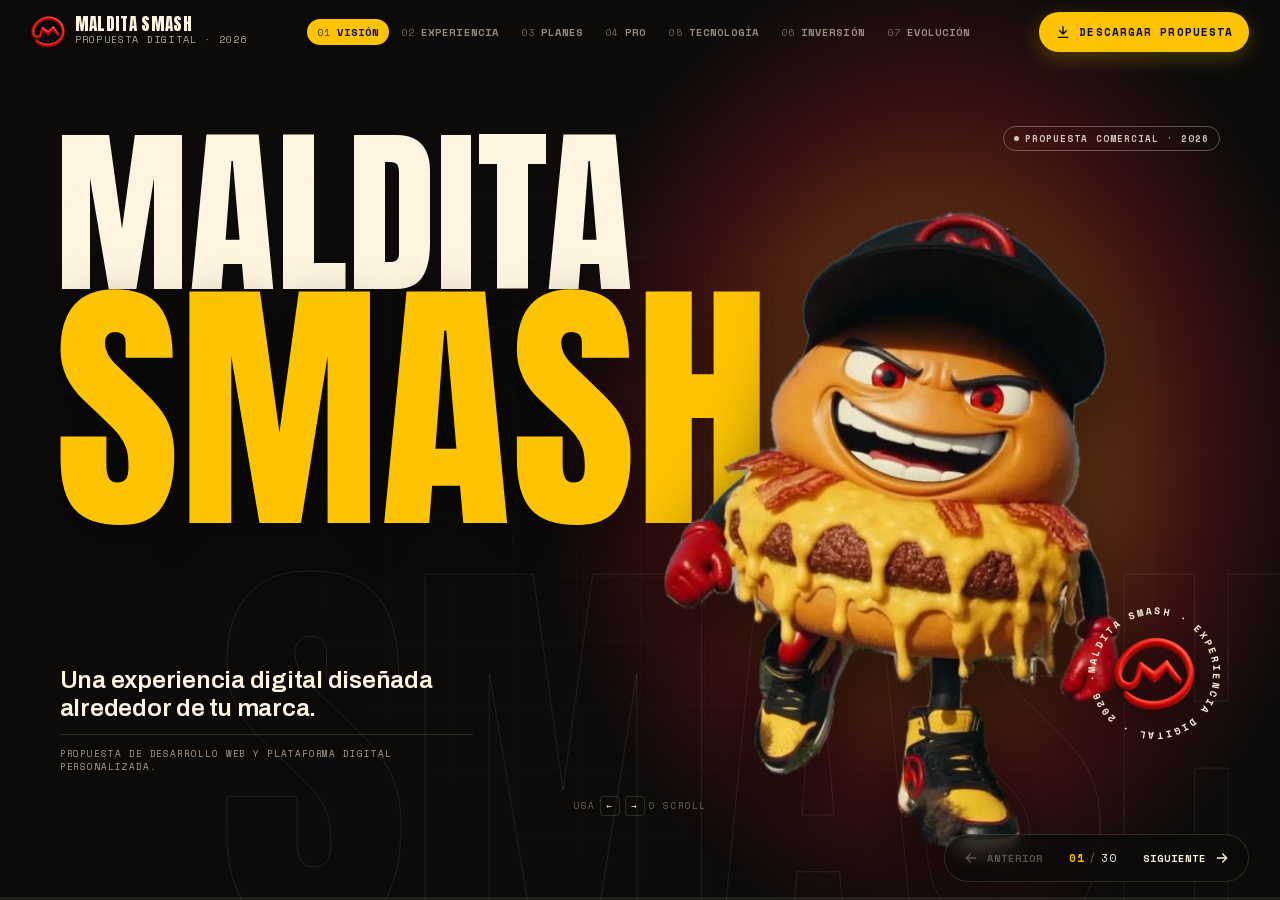
<file: index.html>
<!doctype html>
<html lang="es">
<head>
<meta charset="utf-8">
<meta name="viewport" content="width=device-width, initial-scale=1">
<title>Maldita Smash — Propuesta digital</title>
<meta name="description" content="Propuesta comercial de desarrollo web y plataforma digital personalizada para Maldita Smash. START · BUSINESS · PRO.">
<meta name="robots" content="noindex, nofollow">
<meta name="theme-color" content="#0B0A09">

<!-- Vista previa al compartir el link (WhatsApp, mail, redes) -->
<meta property="og:type" content="website">
<meta property="og:locale" content="es_AR">
<meta property="og:title" content="Maldita Smash — Propuesta digital">
<meta property="og:description" content="Una experiencia digital diseñada alrededor de tu marca. Propuesta de desarrollo web y plataforma digital personalizada.">
<meta property="og:url" content="https://pedroibanez97.github.io/propuesta-malditasmash/">
<meta property="og:image" content="https://pedroibanez97.github.io/propuesta-malditasmash/propuesta/images/social-preview.jpg">
<meta property="og:image:width" content="1200">
<meta property="og:image:height" content="630">
<meta property="og:image:alt" content="Portada de la propuesta: Maldita Smash y su mascota">
<meta name="twitter:card" content="summary_large_image">

<link rel="icon" type="image/png" href="propuesta/images/favicon.png">
<!-- La presentación vive en /propuesta: esta página sólo redirige (rutas relativas,
     funciona igual en GitHub Pages bajo /propuesta-malditasmash/ y en local). -->
<meta http-equiv="refresh" content="0; url=propuesta/">
<script>location.replace('propuesta/' + location.search + location.hash);</script>
<style>
  html, body { margin: 0; height: 100%; background: #0B0A09; color: #FFF4E0; }
  body { display: grid; place-items: center; font: 16px/1.5 system-ui, -apple-system, 'Segoe UI', sans-serif; }
  a { color: #FCC302; }
</style>
</head>
<body>
  <p>Abriendo la propuesta… <a href="propuesta/">Ver la propuesta de Maldita Smash</a></p>
</body>
</html>
</file>
<file: propuesta/styles/fonts.css>
/* Tipografías alojadas localmente (Google Fonts, licencia OFL) */
@font-face {
  font-family: 'Anton';
  font-style: normal;
  font-weight: 400;
  font-display: swap;
  src: url('../assets/fonts/anton-normal-400.woff2') format('woff2');
  unicode-range: U+0000-00FF, U+0131, U+0152-0153, U+02BB-02BC, U+02C6, U+02DA, U+02DC, U+0304, U+0308, U+0329, U+2000-206F, U+20AC, U+2122, U+2191, U+2193, U+2212, U+2215, U+FEFF, U+FFFD;
}

@font-face {
  font-family: 'Archivo';
  font-style: italic;
  font-weight: 100 900;
  font-stretch: 62% 125%;
  font-display: swap;
  src: url('../assets/fonts/archivo-italic-100-900.woff2') format('woff2');
  unicode-range: U+0000-00FF, U+0131, U+0152-0153, U+02BB-02BC, U+02C6, U+02DA, U+02DC, U+0304, U+0308, U+0329, U+2000-206F, U+20AC, U+2122, U+2191, U+2193, U+2212, U+2215, U+FEFF, U+FFFD;
}

@font-face {
  font-family: 'Archivo';
  font-style: normal;
  font-weight: 100 900;
  font-stretch: 62% 125%;
  font-display: swap;
  src: url('../assets/fonts/archivo-normal-100-900.woff2') format('woff2');
  unicode-range: U+0000-00FF, U+0131, U+0152-0153, U+02BB-02BC, U+02C6, U+02DA, U+02DC, U+0304, U+0308, U+0329, U+2000-206F, U+20AC, U+2122, U+2191, U+2193, U+2212, U+2215, U+FEFF, U+FFFD;
}

@font-face {
  font-family: 'Space Mono';
  font-style: normal;
  font-weight: 400;
  font-display: swap;
  src: url('../assets/fonts/space-mono-normal-400.woff2') format('woff2');
  unicode-range: U+0000-00FF, U+0131, U+0152-0153, U+02BB-02BC, U+02C6, U+02DA, U+02DC, U+0304, U+0308, U+0329, U+2000-206F, U+20AC, U+2122, U+2191, U+2193, U+2212, U+2215, U+FEFF, U+FFFD;
}

@font-face {
  font-family: 'Space Mono';
  font-style: normal;
  font-weight: 700;
  font-display: swap;
  src: url('../assets/fonts/space-mono-normal-700.woff2') format('woff2');
  unicode-range: U+0000-00FF, U+0131, U+0152-0153, U+02BB-02BC, U+02C6, U+02DA, U+02DC, U+0304, U+0308, U+0329, U+2000-206F, U+20AC, U+2122, U+2191, U+2193, U+2212, U+2215, U+FEFF, U+FFFD;
}
</file>
<file: propuesta/styles/main.css>
/* ==========================================================================
   MALDITA SMASH — Propuesta digital
   main.css · tokens, sistema de escenario, navegación y componentes base
   --------------------------------------------------------------------------
   Sistema de escenario: cada .slide ocupa el viewport completo (fondo a sangre)
   y contiene un .stage de proporción 16:10 que escala con el ancho disponible.
   Todo lo que vive dentro del .stage se dimensiona en unidades de contenedor
   (cqw) a través de la unidad --u y las variables --t-*: la composición es idéntica
   en una laptop, en un monitor grande y en la página A4 del PDF.
   En mobile/tablet vertical (responsive.css) las variables se redefinen y los
   layouts se reorganizan en una columna.
   ========================================================================== */

:root {
  /* Paleta de marca (muestreada de los recursos reales) */
  --black: #0B0A09;
  --ink: #14110F;
  --panel: #1C1814;
  --panel-2: #26201A;
  --yellow: #FCC302;
  --yellow-deep: #EBA800;
  --red: #E5202A;
  --red-deep: #A8131B;
  --orange: #E8891C;
  --orange-deep: #C2650B;
  --cream: #FFF4E0;
  --cream-2: #F2E6CF;

  --fg: var(--cream);
  --muted: rgba(255, 244, 224, .64);
  --faint: rgba(255, 244, 224, .38);
  --line: rgba(255, 244, 224, .14);

  --f-display: 'Anton', Impact, 'Arial Narrow Bold', 'Helvetica Neue', sans-serif;
  --f-body: 'Archivo', system-ui, -apple-system, 'Segoe UI', Roboto, sans-serif;
  --f-mono: 'Space Mono', ui-monospace, SFMono-Regular, Menlo, monospace;

  --ease: cubic-bezier(.2, .7, .1, 1);
  --ease-io: cubic-bezier(.65, 0, .35, 1);
  --bar-h: 64px;
}

*,
*::before,
*::after { box-sizing: border-box; }

html { -webkit-text-size-adjust: 100%; text-size-adjust: 100%; }

html,
body {
  margin: 0;
  height: 100%;
  background: var(--black);
  color: var(--fg);
}

body {
  font-family: var(--f-body);
  font-size: 16px;
  line-height: 1.45;
  -webkit-font-smoothing: antialiased;
  -moz-osx-font-smoothing: grayscale;
  overflow: hidden;
}

img { display: block; max-width: 100%; height: auto; }
h1, h2, h3, h4, h5, p, ul, ol, figure, blockquote { margin: 0; }
ul, ol { padding: 0; list-style: none; }
button { font: inherit; color: inherit; }
address { font-style: normal; }
kbd { font-family: var(--f-mono); }

.sprite { position: absolute; width: 0; height: 0; overflow: hidden; }
.sr-only {
  position: absolute !important; width: 1px; height: 1px; padding: 0; margin: -1px;
  overflow: hidden; clip: rect(0 0 0 0); white-space: nowrap; border: 0;
}

.ic {
  width: 1em; height: 1em; flex: none;
  fill: none; stroke: currentColor; stroke-width: 2; stroke-linecap: round; stroke-linejoin: round;
}

:focus { outline: none; }
:focus-visible {
  outline: 3px solid var(--yellow);
  outline-offset: 3px;
  border-radius: 4px;
}
[data-ui="light"] :focus-visible { outline-color: var(--red); }

.skip {
  position: fixed; left: 16px; top: -60px; z-index: 100;
  background: var(--yellow); color: var(--black);
  padding: 10px 16px; border-radius: 999px;
  font: 700 13px/1 var(--f-mono); text-transform: uppercase; letter-spacing: .08em;
  text-decoration: none; transition: top .2s;
}
.skip:focus { top: 12px; }

/* ==========================================================================
   NAVEGACIÓN
   ========================================================================== */
.topbar {
  position: fixed; inset: 0 0 auto 0; z-index: 50;
  height: var(--bar-h);
  display: flex; align-items: center; gap: 24px;
  padding: 0 clamp(16px, 2.4vw, 36px);
  color: var(--cream);
  transition: color .4s var(--ease), background-color .4s var(--ease);
  pointer-events: none;
}
.topbar > * { pointer-events: auto; }
body[data-ui="light"] .topbar { color: var(--black); }

.brand {
  display: flex; align-items: center; gap: 10px;
  color: inherit; text-decoration: none; flex: none;
}
.brand img { width: 34px; height: auto; filter: drop-shadow(0 2px 6px rgba(0, 0, 0, .35)); }
.brand-txt { display: flex; flex-direction: column; line-height: 1.05; }
.brand-txt b { font: 400 17px/1 var(--f-display); text-transform: uppercase; letter-spacing: .02em; }
.brand-txt em { font: 400 10px/1.4 var(--f-mono); font-style: normal; text-transform: uppercase; letter-spacing: .12em; opacity: .7; }

.chapters { margin: 0 auto; }
.chapters ol { display: flex; gap: 2px; }
.chapters a {
  display: flex; align-items: baseline; gap: 6px;
  padding: 8px 10px; border-radius: 999px;
  color: inherit; text-decoration: none;
  font: 700 10.5px/1 var(--f-mono); text-transform: uppercase; letter-spacing: .1em;
  opacity: .55; transition: opacity .25s, background-color .25s, color .25s;
}
.chapters a b { font-weight: 400; opacity: .7; }
.chapters a:hover { opacity: 1; }
.chapters a[aria-current="true"] { opacity: 1; background: var(--yellow); color: var(--black); }
body[data-ui="light"] .chapters a[aria-current="true"] { background: var(--black); color: var(--yellow); }

.topbar-actions { display: flex; align-items: center; gap: 8px; flex: none; }

.btn {
  display: inline-flex; align-items: center; gap: 8px;
  border: 0; cursor: pointer; text-decoration: none;
  font: 700 11px/1 var(--f-mono); text-transform: uppercase; letter-spacing: .1em;
  border-radius: 999px; padding: 12px 16px;
  transition: transform .2s var(--ease), background-color .2s, color .2s, box-shadow .2s;
}
.btn .ic { width: 16px; height: 16px; }
.btn-dl { background: var(--yellow); color: var(--black); box-shadow: 0 6px 20px rgba(252, 195, 2, .25); }
.btn-dl:hover { transform: translateY(-1px); background: #FFD43A; }
.btn-dl:active { transform: translateY(1px); }
body[data-ui="light"] .topbar .btn-dl { background: var(--black); color: var(--yellow); box-shadow: none; }

.menu-toggle {
  display: none; width: 42px; height: 42px; border-radius: 50%;
  border: 1px solid currentColor; background: transparent; cursor: pointer;
  align-items: center; justify-content: center;
}
.menu-toggle .ic { width: 20px; height: 20px; }
.menu-toggle .ic-close { display: none; }
.menu-toggle[aria-expanded="true"] .ic-open { display: none; }
.menu-toggle[aria-expanded="true"] .ic-close { display: block; }

.progress {
  position: fixed; left: 0; right: 0; bottom: 0; height: 3px; z-index: 51;
  background: rgba(255, 244, 224, .08);
}
.progress span {
  display: block; height: 100%; width: 0;
  background: linear-gradient(90deg, var(--yellow), var(--orange) 70%, var(--red));
  transition: width .5s var(--ease);
}

.pager {
  position: fixed; right: clamp(16px, 2.4vw, 36px); bottom: 18px; z-index: 50;
  display: flex; align-items: center; gap: 4px;
  padding: 4px; border-radius: 999px;
  background: rgba(11, 10, 9, .72);
  -webkit-backdrop-filter: blur(10px); backdrop-filter: blur(10px);
  border: 1px solid var(--line);
  color: var(--cream);
}
.pager-btn {
  display: inline-flex; align-items: center; gap: 8px;
  height: 38px; padding: 0 14px; border-radius: 999px;
  border: 0; background: transparent; cursor: pointer;
  font: 700 10.5px/1 var(--f-mono); text-transform: uppercase; letter-spacing: .1em;
  transition: background-color .2s, color .2s;
}
.pager-btn .ic { width: 16px; height: 16px; }
.pager-btn:hover { background: var(--yellow); color: var(--black); }
.pager-btn:disabled { opacity: .3; pointer-events: none; }
.pager-count { font: 400 11px/1 var(--f-mono); letter-spacing: .08em; padding: 0 8px; white-space: nowrap; }
.pager-count b { font-weight: 700; color: var(--yellow); }
.pager-count i { font-style: normal; opacity: .4; margin: 0 4px; }

/* ==========================================================================
   DECK + ESCENARIO
   ========================================================================== */
#deck {
  position: relative;
  height: 100%;
  overflow-x: hidden; overflow-y: auto;
  scroll-snap-type: y mandatory;
  scrollbar-width: none;
  counter-reset: slide;
}
#deck::-webkit-scrollbar { display: none; }

.slide {
  position: relative;
  height: 100vh; height: 100dvh;
  min-height: 480px;
  display: grid; place-items: center;
  overflow: hidden;
  isolation: isolate;
  scroll-snap-align: start;
  scroll-snap-stop: always;
  background: var(--black);
  color: var(--fg);
  counter-increment: slide;
  container-type: inline-size;
}

/* grano sutil sobre todas las páginas */
.slide::after {
  content: ""; position: absolute; inset: 0; z-index: 5; pointer-events: none;
  opacity: .07; mix-blend-mode: overlay;
  background-image: url("data:image/svg+xml,%3Csvg xmlns='http://www.w3.org/2000/svg' width='160' height='160'%3E%3Cfilter id='n'%3E%3CfeTurbulence type='fractalNoise' baseFrequency='.85' numOctaves='2' stitchTiles='stitch'/%3E%3C/filter%3E%3Crect width='100%25' height='100%25' filter='url(%23n)'/%3E%3C/svg%3E");
}

.slide > .bg { position: absolute; inset: 0; z-index: -1; pointer-events: none; }

.stage {
  /* --u: unidad base. En escritorio/PDF = 1% del ancho del escenario.
     En mobile (responsive.css) pasa a un valor fijo legible. */
  --u: 1cqw;
  /* escala tipográfica y de espacios (en unidades del escenario) */
  --t-giga: calc(21 * var(--u));
  --t-mega: calc(8.6 * var(--u));
  --t-h1: calc(5.6 * var(--u));
  --t-h2: calc(4.2 * var(--u));
  --t-h3: calc(2 * var(--u));
  --t-lead: calc(1.5 * var(--u));
  --t-body: calc(1.12 * var(--u));
  --t-small: calc(.94 * var(--u));
  --t-label: calc(.8 * var(--u));
  /* márgenes: min(100cqw, 160vh) = ancho del escenario, tanto en el propio
     .stage (referido a .slide) como en sus hijos (referido a .stage) */
  --pad-x: calc(min(100cqw, 160vh) * .052);
  --pad-t: max(calc(min(100cqw, 160vh) * .054), calc(var(--bar-h) + 12px));
  --pad-b: max(calc(min(100cqw, 160vh) * .044), 76px);
  --gap: calc(2 * var(--u));

  position: relative;
  width: min(100%, 160vh);
  aspect-ratio: 16 / 10;
  max-height: 100%;
  container-type: inline-size;
  padding: var(--pad-t) var(--pad-x) var(--pad-b);
  z-index: 1;
}

/* ==========================================================================
   TIPOGRAFÍA
   ========================================================================== */
.t-mega, .t-h1, .t-h2, .plan-name, .cover-title, .close-title, .intro-title {
  font-family: var(--f-display); font-weight: 400;
  text-transform: uppercase; letter-spacing: .004em; line-height: .9;
}
.t-mega { font-size: var(--t-mega); line-height: .86; }
.t-h1 { font-size: var(--t-h1); }
.t-h2 { font-size: var(--t-h2); }
.t-lead { font-size: var(--t-lead); line-height: 1.32; font-weight: 500; font-stretch: 96%; }
.t-body { font-size: var(--t-body); line-height: 1.5; color: var(--muted); }
[data-ui="light"] .t-body { color: rgba(11, 10, 9, .72); }

.f-body { font-family: var(--f-body); }
.f-mono { font-family: var(--f-mono); }

.hl-y { color: var(--yellow); }
.hl-r { color: var(--red); }
.hl-k { color: var(--black); }

.kicker {
  display: flex; align-items: center; gap: .7em;
  font: 400 var(--t-label)/1 var(--f-mono); text-transform: uppercase; letter-spacing: .14em;
  color: var(--muted);
  margin-bottom: calc(1.6 * var(--u));
}
.kicker b {
  display: inline-grid; place-items: center;
  min-width: 2.6em; height: 2.6em; padding: 0 .4em; border-radius: 999px;
  background: var(--yellow); color: var(--black); font-weight: 700; letter-spacing: .04em;
}
.kicker i { font-style: normal; opacity: .4; }
[data-ui="light"] .kicker { color: rgba(11, 10, 9, .7); }
[data-ui="light"] .kicker b { background: var(--black); color: var(--yellow); }
.kicker--light { color: rgba(255, 244, 224, .8); }
.kicker--light b { background: var(--cream); color: var(--red); }

.footnote {
  font: 400 var(--t-label)/1.5 var(--f-mono); letter-spacing: .04em; color: var(--faint);
}
[data-ui="light"] .footnote { color: rgba(11, 10, 9, .55); }

/* Etiquetas: CONCEPTO / EJEMPLO VISUAL / DATOS ILUSTRATIVOS */
.tags { display: flex; flex-wrap: wrap; gap: calc(.6 * var(--u)); }
.tag {
  display: inline-flex; align-items: center; gap: .6em; width: max-content; max-width: 100%;
  font: 700 var(--t-label)/1 var(--f-mono); text-transform: uppercase; letter-spacing: .12em;
  padding: .75em 1.1em; border-radius: 999px;
  border: 1px solid currentColor; color: var(--cream);
  white-space: nowrap;
}
.tag::before { content: ""; width: .6em; height: .6em; border-radius: 50%; background: currentColor; flex: none; }
.tag--concept { color: var(--yellow); }
.tag--ghost { color: rgba(255, 244, 224, .8); border-color: rgba(255, 244, 224, .3); }
.tag--pro { background: var(--red); border-color: var(--red); color: #fff; }
.tag--pro::before { background: var(--yellow); }
.tag--warn { color: var(--black); background: var(--yellow); border-color: var(--yellow); }
.tag--warn::before { background: var(--red); }
.tag--dark { color: var(--black); }
[data-ui="light"] .tag--concept { color: var(--black); }
[data-ui="light"] .tag--concept::before { background: var(--red); }

/* Goteo de cheddar */
.drip { position: absolute; left: 0; width: 100%; height: clamp(40px, 7vw, 120px); fill: var(--black); }
.drip--top { top: -1px; }
.bg--drip::before { content: ""; position: absolute; left: 0; right: 0; top: 0; height: var(--bar-h); background: var(--black); }
.bg--drip .drip--top { top: calc(var(--bar-h) - 1px); }

/* resaltado en caja (títulos sobre fondos naranjas) */
.t-h1:has(.hl-box) { line-height: 1.08; }
.hl-box {
  background: var(--black); color: var(--yellow);
  padding: .02em .12em 0; margin-left: -.04em;
  -webkit-box-decoration-break: clone; box-decoration-break: clone;
  white-space: nowrap;
}

/* ==========================================================================
   ANIMACIONES DE ENTRADA
   ========================================================================== */
.js .r {
  opacity: 0;
  translate: 0 28px;
  transition: opacity .8s var(--ease), translate .9s var(--ease);
  transition-delay: calc(var(--i, 0) * 70ms + 80ms);
}
.js .slide.is-in .r { opacity: 1; translate: none; }

@media (prefers-reduced-motion: reduce) {
  *, *::before, *::after { animation: none !important; transition: none !important; scroll-behavior: auto !important; }
  .js .r { opacity: 1; translate: none; }
}

/* Modo estático (?static): sin animaciones, todo visible — útil para capturas */
.static .r { opacity: 1 !important; translate: none !important; transition: none !important; }
.static *, .static *::before, .static *::after { animation: none !important; transition: none !important; }
</file>
<file: propuesta/styles/slides.css>
/* ==========================================================================
   slides.css · composición de cada página
   Todas las medidas internas usan la unidad --u (1% del ancho del escenario).
   ========================================================================== */

/* ---------- utilidades compartidas ---------- */
.feat-list { display: grid; gap: calc(1.3 * var(--u)); }
.feat-list li { display: grid; gap: calc(.3 * var(--u)); padding-left: calc(1.6 * var(--u)); border-left: calc(.25 * var(--u)) solid currentColor; }
.feat-list b { font: 400 var(--t-h3)/1 var(--f-display); text-transform: uppercase; letter-spacing: .01em; }
.feat-list span { font-size: var(--t-body); line-height: 1.45; opacity: .78; }

.num-list { display: grid; gap: calc(1.2 * var(--u)); }
.num-list li { display: grid; grid-template-columns: calc(3.2 * var(--u)) 1fr; gap: calc(1 * var(--u)); align-items: start; }
.num-list span { font: 700 var(--t-label)/1 var(--f-mono); color: var(--yellow); letter-spacing: .1em; padding-top: calc(.35 * var(--u)); border-top: 2px solid var(--yellow); }
.num-list p { font-size: var(--t-body); line-height: 1.45; color: var(--muted); }
.num-list p b { color: var(--cream); font-weight: 700; }

.levels { display: grid; gap: calc(.5 * var(--u)); }
.levels p {
  display: grid; grid-template-columns: calc(7.4 * var(--u)) 1fr; align-items: baseline; gap: calc(.8 * var(--u));
  font-size: var(--t-small); line-height: 1.35; opacity: .55;
  padding: calc(.55 * var(--u)) 0; border-top: 1px solid currentColor;
}
.levels p b { font: 700 var(--t-label)/1 var(--f-mono); text-transform: uppercase; letter-spacing: .12em; }
.levels p.is-on { opacity: 1; }

.note {
  display: flex; gap: calc(.9 * var(--u)); align-items: flex-start;
  font-size: var(--t-small); line-height: 1.45;
  padding: calc(1 * var(--u)) calc(1.2 * var(--u)); border-radius: calc(.8 * var(--u));
  background: rgba(11, 10, 9, .14);
}
.note .ic { font-size: calc(1.6 * var(--u)); flex: none; margin-top: calc(.1 * var(--u)); }

.mod-copy { display: flex; flex-direction: column; gap: calc(1.4 * var(--u)); }
.mod-copy .kicker { margin-bottom: 0; }

.halftone {
  position: absolute; inset: 0;
  background-image: radial-gradient(rgba(11, 10, 9, .16) 1.1px, transparent 1.6px);
  background-size: 14px 14px;
  -webkit-mask-image: radial-gradient(ellipse 70% 80% at 85% 60%, #000 10%, transparent 70%);
  mask-image: radial-gradient(ellipse 70% 80% at 85% 60%, #000 10%, transparent 70%);
}
.orange-light {
  position: absolute; inset: 0;
  background:
    radial-gradient(ellipse 60% 70% at 50% 45%, rgba(255, 196, 92, .55), transparent 70%),
    linear-gradient(160deg, #F09A2C 0%, #D9791A 55%, #B85E08 100%);
}

/* ==========================================================================
   01 · PORTADA
   ========================================================================== */
.s-cover { background: #0B0A09; }
.cover-glow {
  position: absolute; right: -12%; top: -20%; width: 78%; height: 140%;
  background: radial-gradient(closest-side, rgba(232, 137, 28, .62), rgba(229, 32, 42, .2) 55%, transparent 78%);
}
.cover-grid {
  position: absolute; inset: 0; opacity: .5;
  background-image:
    linear-gradient(rgba(255, 244, 224, .07) 1px, transparent 1px),
    linear-gradient(90deg, rgba(255, 244, 224, .07) 1px, transparent 1px);
  background-size: 64px 64px;
  -webkit-mask-image: radial-gradient(ellipse 60% 70% at 62% 55%, #000, transparent 75%);
  mask-image: radial-gradient(ellipse 60% 70% at 62% 55%, #000, transparent 75%);
}
.cover-tag { position: absolute; top: var(--pad-t); right: var(--pad-x); z-index: 4; }

.cover-title {
  position: absolute; left: calc(var(--pad-x) - calc(.4 * var(--u))); top: calc(var(--pad-t) + calc(1.4 * var(--u)));
  display: flex; flex-direction: column; z-index: 1;
}
.cover-l1 { font-size: calc(15.6 * var(--u)); line-height: .8; color: var(--cream); }
.cover-l2 {
  font-size: calc(23.5 * var(--u)); line-height: .8; color: var(--yellow); margin-top: calc(1.5 * var(--u));
  text-shadow: 0 calc(1.2 * var(--u)) calc(4 * var(--u)) rgba(0, 0, 0, .35);
}
.cover-l2-outline {
  position: absolute; right: calc(-3 * var(--u)); bottom: calc(-6 * var(--u)); z-index: 0;
  font: 400 calc(36 * var(--u))/.8 var(--f-display); text-transform: uppercase;
  color: transparent; -webkit-text-stroke: 1px rgba(255, 244, 224, .09);
  pointer-events: none;
}
.cover-mascot {
  position: absolute; z-index: 2;
  right: calc(13 * var(--u)); bottom: calc(-1.4 * var(--u)); height: calc(58 * var(--u)); aspect-ratio: 576 / 803;
}
.cover-mascot img {
  width: 100%; height: 100%; object-fit: contain;
  filter: drop-shadow(0 calc(2.4 * var(--u)) calc(3 * var(--u)) rgba(0, 0, 0, .55));
  animation: float 7s var(--ease-io) infinite;
}
.cover-badge {
  position: absolute; z-index: 3;
  right: calc(var(--pad-x) - calc(1 * var(--u))); bottom: calc(var(--pad-b) + calc(2 * var(--u)));
  width: calc(13.5 * var(--u)); aspect-ratio: 1;
  display: grid; place-items: center;
}
.cover-badge .badge-ring { position: absolute; inset: 0; width: 100%; height: 100%; animation: spin 36s linear infinite; }
.cover-badge text { font: 700 12.5px var(--f-mono); fill: var(--cream); text-transform: uppercase; }
.cover-badge img { width: 52%; filter: drop-shadow(0 calc(.6 * var(--u)) calc(1 * var(--u)) rgba(0, 0, 0, .5)); }

.cover-sub {
  position: absolute; z-index: 3; left: var(--pad-x); bottom: var(--pad-b);
  width: calc(36 * var(--u)); display: grid; gap: calc(1 * var(--u));
}
.cover-h2 { font: 600 calc(2.15 * var(--u))/1.15 var(--f-body); letter-spacing: -.01em; color: var(--cream); }
.cover-small {
  font: 400 var(--t-label)/1.5 var(--f-mono); letter-spacing: .1em; text-transform: uppercase; color: var(--muted);
  padding-top: calc(1 * var(--u)); border-top: 1px solid var(--line);
}
.cover-hint {
  position: absolute; left: 0; right: 0; bottom: calc(var(--pad-b) * .45); z-index: 3;
  display: flex; align-items: center; justify-content: center; gap: .5em; pointer-events: none;
  font: 400 var(--t-label)/1 var(--f-mono); text-transform: uppercase; letter-spacing: .12em; color: var(--faint);
}
.cover-hint kbd { display: inline-grid; place-items: center; width: 2.2em; height: 2.2em; border: 1px solid var(--line); border-radius: .4em; color: var(--cream); }

@keyframes float { 0%, 100% { transform: translateY(0) rotate(0); } 50% { transform: translateY(calc(-1.2 * var(--u))) rotate(-.6deg); } }
@keyframes spin { to { transform: rotate(360deg); } }

/* ==========================================================================
   02 · NO ES SOLO UNA WEB
   ========================================================================== */
.s-intro { background: var(--yellow); color: var(--black); }
.s-intro .stage { display: flex; flex-direction: column; padding-top: max(calc(8.6 * var(--u)), calc(var(--bar-h) + 7vw)); }
.intro-title { font-size: calc(9.2 * var(--u)); line-height: .98; max-width: calc(84 * var(--u)); }
.intro-strike { position: relative; display: inline-block; color: var(--black); white-space: nowrap; }
.scribble {
  position: absolute; left: -2%; top: 34%; width: 104%; height: 34%; overflow: visible;
  fill: none; stroke: var(--red); stroke-width: calc(.8 * var(--u)); stroke-linecap: round; stroke-linejoin: round;
}
.scribble path { stroke-dasharray: 1; stroke-dashoffset: 1; transition: stroke-dashoffset 1.1s var(--ease-io) .9s; }
.slide.is-in .scribble path, .static .scribble path, .no-js .scribble path { stroke-dashoffset: 0; }
.intro-lead { font: 500 var(--t-lead)/1.3 var(--f-body); max-width: calc(50 * var(--u)); margin-top: calc(2 * var(--u)); }
.intro-lead strong { font-weight: 800; }

.pillars {
  margin-top: auto;
  display: grid; grid-template-columns: 1fr auto 1fr auto 1fr auto 1fr auto 1fr; align-items: stretch; gap: calc(.6 * var(--u));
}
.pillar {
  position: relative; display: flex; flex-direction: column; gap: calc(.5 * var(--u));
  background: var(--black); color: var(--cream);
  padding: calc(1.4 * var(--u)) calc(1.3 * var(--u)) calc(1.5 * var(--u)); border-radius: calc(1 * var(--u)); min-height: calc(13.5 * var(--u));
}
.pillar .ic { font-size: calc(2.4 * var(--u)); color: var(--yellow); margin: calc(.3 * var(--u)) 0 auto; }
.pillar b { font: 400 calc(2.1 * var(--u))/1 var(--f-display); text-transform: uppercase; letter-spacing: .01em; margin-top: calc(1.2 * var(--u)); }
.pillar small { font-size: var(--t-small); line-height: 1.35; color: var(--muted); }
.pillar-n { position: absolute; top: calc(1.3 * var(--u)); right: calc(1.3 * var(--u)); font: 700 var(--t-label)/1 var(--f-mono); color: var(--faint); letter-spacing: .1em; }
.pillar--hot { background: var(--red); }
.pillar--hot .ic { color: var(--yellow); }
.pillar--hot small { color: rgba(255, 255, 255, .85); }
.pillar--hot .pillar-n { color: rgba(255, 255, 255, .7); }
.pillar-plus { align-self: center; font: 400 calc(3 * var(--u))/1 var(--f-display); color: var(--red); }

/* ==========================================================================
   03 · ENTENDIMOS TU MARCA
   ========================================================================== */
.s-brand { background: radial-gradient(ellipse 70% 80% at 80% 30%, #2A1A0E 0%, var(--black) 70%); }
.s-brand .stage { display: grid; grid-template-columns: calc(38 * var(--u)) 1fr; gap: calc(5 * var(--u)); padding-bottom: calc(var(--pad-b) + calc(4 * var(--u))); }
.brand-copy { display: flex; flex-direction: column; gap: calc(1.6 * var(--u)); }
.brand-copy .kicker { margin-bottom: 0; }
.brand-copy .t-h1 { font-size: calc(5.4 * var(--u)); }
.brand-lead { color: var(--cream); }
.brand-reads { display: grid; gap: calc(.9 * var(--u)); margin-top: auto; }
.brand-reads li { display: grid; gap: calc(.2 * var(--u)); padding-top: calc(.9 * var(--u)); border-top: 1px solid var(--line); }
.brand-reads b { font: 700 var(--t-small)/1.2 var(--f-mono); text-transform: uppercase; letter-spacing: .08em; color: var(--yellow); }
.brand-reads span { font-size: var(--t-body); color: var(--muted); }

.brand-collage { position: relative; }
.bc { position: absolute; margin: 0; border-radius: calc(.9 * var(--u)); overflow: visible; }
.bc img { width: 100%; height: 100%; object-fit: cover; border-radius: inherit; box-shadow: 0 calc(2 * var(--u)) calc(4 * var(--u)) rgba(0, 0, 0, .55); }
.bc figcaption {
  position: absolute; left: calc(-.8 * var(--u)); bottom: calc(1.6 * var(--u)); z-index: 2;
  background: var(--yellow); color: var(--black);
  font: 700 var(--t-label)/1 var(--f-mono); text-transform: uppercase; letter-spacing: .12em;
  padding: calc(.55 * var(--u)) calc(.9 * var(--u)); transform: rotate(-3deg);
  box-shadow: 0 calc(.4 * var(--u)) calc(1 * var(--u)) rgba(0, 0, 0, .35);
}
.bc-1 { left: 0; top: 2%; width: 34%; aspect-ratio: 640 / 1000; transform: rotate(-4deg); z-index: 2; }
.bc-1 img { object-position: 50% 30%; }
.bc-2 { left: 37%; top: -4%; width: 30%; aspect-ratio: 1; transform: rotate(3deg); z-index: 1; }
.bc-2 figcaption { background: var(--red); color: #fff; }
.bc-3 { right: 0; top: 36%; width: 32%; aspect-ratio: 3 / 4; transform: rotate(4deg); z-index: 3; }
.bc-3 img { object-position: 50% 60%; }
.bc-4 { left: 31%; top: 30%; width: 33%; aspect-ratio: 640 / 980; transform: rotate(-2deg); z-index: 2; }
.bc-4 img { object-position: 50% 45%; }
.bc-4 figcaption { background: var(--cream); }

.ticker {
  position: absolute; z-index: 6;
  left: calc(-30 * var(--u)); width: calc(160 * var(--u)); bottom: calc(var(--pad-b) - calc(1.4 * var(--u)));
  transform: rotate(-2.4deg);
  background: var(--yellow); color: var(--black);
  padding: calc(.9 * var(--u)) 0; overflow: hidden;
  box-shadow: 0 calc(1.4 * var(--u)) calc(3 * var(--u)) rgba(0, 0, 0, .45);
}
.ticker-track { display: flex; align-items: center; gap: calc(2.2 * var(--u)); width: max-content; animation: marquee 48s linear infinite; }
.ticker span { font: 400 calc(3.6 * var(--u))/1 var(--f-display); text-transform: uppercase; letter-spacing: .01em; }
.ticker i { font-style: normal; font-size: calc(2 * var(--u)); color: var(--red); }
@keyframes marquee { to { transform: translateX(-50%); } }

/* ==========================================================================
   04 · MOODBOARD
   ========================================================================== */
.s-mood { background: #120F0C; }
.s-mood .stage { display: grid; grid-template-rows: auto 1fr; gap: calc(1.6 * var(--u)); }
.mood-head { display: flex; align-items: flex-end; justify-content: space-between; gap: calc(2 * var(--u)); }
.mood-head .kicker { margin-bottom: calc(1 * var(--u)); }
.mood-grid {
  display: grid; gap: calc(.9 * var(--u)); min-height: 0;
  grid-template-columns: 1.25fr 1fr 1fr 1fr 1.15fr;
  grid-template-rows: 1fr 1fr 1fr;
  grid-template-areas:
    "hero eyes  eyes  cheese pal"
    "hero cap   kicks cheese pal"
    "hero logo  type  quote  quote";
}
.mt { position: relative; margin: 0; border-radius: calc(.9 * var(--u)); overflow: hidden; background: var(--panel); min-height: 0; }
.mt > img { width: 100%; height: 100%; object-fit: cover; }
.mt figcaption {
  position: absolute; left: calc(.8 * var(--u)); bottom: calc(.8 * var(--u));
  font: 700 var(--t-label)/1 var(--f-mono); text-transform: uppercase; letter-spacing: .12em;
  background: rgba(11, 10, 9, .78); color: var(--cream); padding: calc(.45 * var(--u)) calc(.7 * var(--u)); border-radius: 99px;
}
.mt-hero { grid-area: hero; }
.mt-hero img { object-position: 50% 40%; }
.mt-eyes { grid-area: eyes; }
.mt-cap { grid-area: cap; }
.mt-cheese { grid-area: cheese; }
.mt-kicks { grid-area: kicks; }
.mt-logo { grid-area: logo; background: var(--yellow); display: grid; place-items: center; }
.mt-logo > img { width: 70%; height: auto; object-fit: contain; filter: drop-shadow(0 calc(.5 * var(--u)) calc(.8 * var(--u)) rgba(120, 40, 0, .35)); }
.mt-logo figcaption { background: var(--black); }
.crop { position: absolute; inset: 0; background-repeat: no-repeat; }
.crop-eyes { background-image: url(../images/escena-rebelde.jpg); background-size: 175%; background-position: 70% 25%; }
.crop-cap { background-image: url(../images/escena-paracaidas.jpg); background-size: 230%; background-position: 56% 37%; }
.crop-cheese { background-image: url(../images/burger-foto.jpg); background-size: 190%; background-position: 46% 70%; }
.crop-kicks { background-image: url(../images/escena-paracaidas.jpg); background-size: 220%; background-position: 54% 76%; }

.mt-palette { grid-area: pal; display: grid; grid-template-rows: repeat(4, 1fr); background: none; gap: calc(.5 * var(--u)); }
.sw { border-radius: calc(.7 * var(--u)); padding: calc(.8 * var(--u)) calc(1 * var(--u)); display: grid; grid-template-columns: 1fr auto; align-content: space-between; column-gap: calc(.6 * var(--u)); }
.sw b { font: 400 calc(1.6 * var(--u))/1 var(--f-display); text-transform: uppercase; letter-spacing: .02em; }
.sw span { font: 700 var(--t-label)/1 var(--f-mono); align-self: start; padding-top: calc(.2 * var(--u)); }
.sw small { grid-column: 1 / -1; font: 400 var(--t-label)/1.2 var(--f-mono); letter-spacing: .04em; opacity: .8; }
.sw-y { background: var(--yellow); color: var(--black); }
.sw-r { background: var(--red); color: #fff; }
.sw-k { background: var(--black); color: var(--cream); border: 1px solid var(--line); }
.sw-o { background: var(--orange); color: var(--black); }

.mt-type { grid-area: type; padding: calc(1 * var(--u)); display: grid; grid-template-columns: auto 1fr; grid-template-rows: repeat(3, auto); column-gap: calc(1 * var(--u)); row-gap: calc(.4 * var(--u)); align-content: center; background: var(--cream); color: var(--black); }
.type-big { grid-row: 1 / 4; font: 400 calc(6.4 * var(--u))/.85 var(--f-display); color: var(--red); align-self: center; }
.mt-type div { display: grid; }
.mt-type b { font: 400 calc(1.25 * var(--u))/1.1 var(--f-display); text-transform: uppercase; }
.mt-type b.f-body { font: 800 calc(1.1 * var(--u))/1.1 var(--f-body); text-transform: none; }
.mt-type b.f-mono { font: 700 calc(.95 * var(--u))/1.2 var(--f-mono); }
.mt-type small { font: 400 var(--t-label)/1.2 var(--f-mono); opacity: .65; }

.mt-quote { grid-area: quote; background: var(--red); color: #fff; padding: calc(1.4 * var(--u)) calc(1.6 * var(--u)); display: flex; align-items: center; }
.mt-quote p { font: 500 calc(1.42 * var(--u))/1.3 var(--f-body); }
.mt-quote strong { font-weight: 800; }

/* ==========================================================================
   05 · VISIÓN DIGITAL
   ========================================================================== */
.s-vision { background: var(--black); }
.vision-glow {
  position: absolute; inset: 0;
  background:
    radial-gradient(ellipse 50% 60% at 75% 70%, rgba(232, 137, 28, .5), transparent 70%),
    radial-gradient(ellipse 40% 40% at 95% 10%, rgba(229, 32, 42, .25), transparent 70%);
}
.vision-copy { position: relative; width: calc(29 * var(--u)); display: flex; flex-direction: column; gap: calc(1.6 * var(--u)); height: 100%; }
.vision-copy .kicker { margin-bottom: 0; }
.vision-copy .t-h1 { font-size: calc(5 * var(--u)); }
.vision-txt { max-width: calc(28 * var(--u)); }
.vision-copy .tags { margin-top: auto; padding-bottom: calc(14 * var(--u)); }

/* ==========================================================================
   06 · FLUJO DE EXPERIENCIA
   ========================================================================== */
.s-flow { background: radial-gradient(ellipse 60% 70% at 90% 10%, #3A1C08 0%, var(--black) 60%); }
.s-flow .stage { display: flex; flex-direction: column; }
.flow-head { width: calc(50 * var(--u)); display: grid; gap: calc(1.2 * var(--u)); }
.flow-head .kicker { margin-bottom: 0; }
.flow-head .t-lead { color: var(--muted); }
.flow-burger {
  position: absolute; right: calc(-2 * var(--u)); top: calc(var(--pad-t) + calc(1 * var(--u))); width: calc(29 * var(--u)); z-index: 0;
  transform: rotate(-9deg);
  filter: drop-shadow(0 calc(3 * var(--u)) calc(4 * var(--u)) rgba(0, 0, 0, .6));
}
.flow {
  position: relative; margin-top: auto; z-index: 1;
  display: grid; grid-template-columns: repeat(7, 1fr); gap: calc(1 * var(--u));
}
.flow::before {
  content: ""; position: absolute; left: calc(2 * var(--u)); right: calc(2 * var(--u)); top: calc(6.1 * var(--u)); height: 2px;
  background: linear-gradient(90deg, var(--yellow), var(--orange) 60%, var(--red));
  transform-origin: left; transform: scaleX(0); transition: transform 1.6s var(--ease-io) .4s;
}
.slide.is-in .flow::before, .static .flow::before { transform: scaleX(1); }
.fl { position: relative; display: flex; flex-direction: column; gap: calc(.7 * var(--u)); }
.fl-n { font: 700 var(--t-label)/1 var(--f-mono); letter-spacing: .12em; color: var(--faint); }
.fl-ic {
  display: grid; place-items: center; width: calc(6 * var(--u)); height: calc(6 * var(--u)); border-radius: 50%;
  background: var(--panel); border: 1px solid var(--line); color: var(--yellow); font-size: calc(2.3 * var(--u));
  margin: calc(.5 * var(--u)) 0 calc(.6 * var(--u));
  box-shadow: 0 0 0 calc(.5 * var(--u)) var(--black);
}
.fl b { font: 400 calc(1.8 * var(--u))/1 var(--f-display); text-transform: uppercase; letter-spacing: .01em; }
.fl small { font-size: var(--t-small); line-height: 1.4; color: var(--muted); }
.fl--hot .fl-ic { background: var(--yellow); color: var(--black); border-color: var(--yellow); }
.s-flow .footnote { margin-top: calc(2 * var(--u)); }

/* ==========================================================================
   07 · MENÚ
   ========================================================================== */
.s-menu { background: var(--yellow); color: var(--black); }
.s-menu .stage { display: grid; grid-template-columns: 1fr calc(23 * var(--u)) 1fr; gap: calc(4 * var(--u)); align-items: center; }
.menu-copy { grid-column: 1; grid-row: 1; display: flex; flex-direction: column; gap: calc(1.8 * var(--u)); }
.menu-copy .kicker { margin-bottom: 0; }
.menu-copy .t-h1 { font-size: calc(4.8 * var(--u)); }
.menu-phone { grid-column: 2; grid-row: 1; justify-self: center; }
.menu-poster { grid-column: 3; grid-row: 1; display: grid; gap: calc(.1 * var(--u)); align-self: center; }
.mp-cat { margin-top: calc(1.3 * var(--u)); }
.mp-cat:first-child { margin-top: 0; }
.mp-cat span {
  display: inline-block; background: var(--black); color: var(--yellow);
  font: 700 var(--t-label)/1 var(--f-mono); text-transform: uppercase; letter-spacing: .16em;
  padding: calc(.5 * var(--u)) calc(.8 * var(--u)); border-radius: 99px;
}
.mp-row { display: flex; align-items: center; gap: calc(.9 * var(--u)); font: 400 calc(3.5 * var(--u))/1.05 var(--f-display); text-transform: uppercase; letter-spacing: .005em; }
.mp-row .ic { font-size: calc(2.2 * var(--u)); color: var(--red); stroke-width: 2.4; }

/* ==========================================================================
   08 · PRODUCTO
   ========================================================================== */
.s-product { color: var(--black); }
.s-product .stage { display: grid; grid-template-columns: calc(27 * var(--u)) auto 1fr; gap: calc(4 * var(--u)); align-items: center; }
.product-copy { display: flex; flex-direction: column; gap: calc(1.6 * var(--u)); }
.product-copy .kicker { margin-bottom: 0; color: rgba(11, 10, 9, .75); }
.product-copy .kicker b { background: var(--black); color: var(--yellow); }
.product-copy .t-h1 { font-size: calc(5.2 * var(--u)); color: var(--black); }
.product-copy .t-body { color: rgba(11, 10, 9, .8); }
.specimens { display: grid; gap: calc(1 * var(--u)); }
.spec {
  display: grid; gap: calc(.8 * var(--u)); padding: calc(1.1 * var(--u)) calc(1.3 * var(--u)); border-radius: calc(1 * var(--u));
  background: rgba(255, 244, 224, .9); box-shadow: 0 calc(1 * var(--u)) calc(2.4 * var(--u)) rgba(110, 45, 0, .25);
}
.spec-k { font: 700 var(--t-label)/1 var(--f-mono); text-transform: uppercase; letter-spacing: .14em; color: rgba(11, 10, 9, .55); }
.spec-row { display: flex; flex-wrap: wrap; gap: calc(.6 * var(--u)); }

/* ==========================================================================
   09 · CARRITO
   ========================================================================== */
.s-cart { background: radial-gradient(ellipse 50% 70% at 20% 60%, #2C1A0C 0%, var(--black) 70%); }
.s-cart .stage { display: grid; grid-template-columns: calc(42 * var(--u)) 1fr; gap: calc(5 * var(--u)); align-items: center; }
.cart-phones { position: relative; height: 100%; }
.cart-copy { display: flex; flex-direction: column; gap: calc(1.6 * var(--u)); }
.cart-copy .kicker { margin-bottom: 0; }
.cart-copy .t-h1 { font-size: calc(5.6 * var(--u)); }

/* ==========================================================================
   10 · TRES FORMAS DE EMPEZAR
   ========================================================================== */
.s-tiers { background: var(--red); color: #fff; }
.tiers-m {
  position: absolute; left: -8%; bottom: -24%; width: 56%; aspect-ratio: 720 / 663;
  background: url(../images/logo-mark-yellow.webp) center / contain no-repeat;
  opacity: .14; transform: rotate(-12deg);
}
.s-tiers .stage { display: grid; grid-template-columns: calc(34 * var(--u)) 1fr; gap: calc(3 * var(--u)); }
.tiers-head { display: flex; flex-direction: column; gap: calc(1.6 * var(--u)); }
.tiers-head .t-mega { font-size: calc(7.4 * var(--u)); color: var(--cream); }
.tiers-head .t-lead { color: rgba(255, 255, 255, .9); max-width: calc(26 * var(--u)); }
.stairs { display: grid; grid-template-columns: repeat(3, 1fr); gap: calc(1.2 * var(--u)); align-items: end; height: 100%; }
.step {
  position: relative; display: flex; flex-direction: column; gap: calc(.6 * var(--u));
  padding: calc(1.6 * var(--u)) calc(1.6 * var(--u)) calc(1.8 * var(--u)); border-radius: calc(1.2 * var(--u)) calc(1.2 * var(--u)) 0 0;
  box-shadow: 0 calc(2 * var(--u)) calc(5 * var(--u)) rgba(80, 0, 0, .35);
}
.step-1 { height: calc(27 * var(--u)); background: var(--cream); color: var(--black); }
.step-2 { height: calc(37 * var(--u)); background: var(--yellow); color: var(--black); }
.step-3 { height: calc(47 * var(--u)); background: var(--black); color: var(--cream); }
.step-n { font: 700 var(--t-label)/1 var(--f-mono); letter-spacing: .14em; opacity: .6; }
.step h3 { font: 400 calc(4.4 * var(--u))/.9 var(--f-display); text-transform: uppercase; }
.step-3 h3 { color: var(--yellow); }
.step p { font-size: var(--t-body); line-height: 1.35; font-weight: 600; max-width: calc(18 * var(--u)); }
.step-price { margin-top: auto; display: flex; align-items: baseline; gap: calc(.4 * var(--u)); }
.step-price small { font: 700 var(--t-small)/1 var(--f-mono); }
.step-price b { font: 400 calc(4.6 * var(--u))/1 var(--f-display); }
.step-time {
  font: 700 var(--t-label)/1 var(--f-mono); text-transform: uppercase; letter-spacing: .12em;
  padding-top: calc(.8 * var(--u)); border-top: 1px solid currentColor; opacity: .75;
}

/* ==========================================================================
   11–13 · PLANES
   ========================================================================== */
.s-plan .stage { display: grid; grid-template-columns: calc(34 * var(--u)) 1fr; gap: calc(4.4 * var(--u)); }
.plan-id { display: flex; flex-direction: column; gap: calc(1.3 * var(--u)); }
.plan-id .kicker { margin-bottom: 0; }
.plan-name { font-size: calc(12.4 * var(--u)); line-height: .8; margin-top: calc(.4 * var(--u)); }
.plan-claim { font: 400 calc(2.4 * var(--u))/1 var(--f-display); text-transform: uppercase; letter-spacing: .01em; }
.plan-meta { display: grid; grid-template-columns: 1fr 1fr; margin-top: calc(.6 * var(--u)); border-top: 1px solid currentColor; border-bottom: 1px solid currentColor; }
.plan-meta div { display: grid; gap: calc(.4 * var(--u)); padding: calc(1 * var(--u)) 0; }
.plan-meta div + div { padding-left: calc(1.4 * var(--u)); border-left: 1px solid currentColor; }
.plan-meta small, .plan-ideal small { font: 700 var(--t-label)/1 var(--f-mono); text-transform: uppercase; letter-spacing: .14em; opacity: .6; }
.plan-meta b { font: 400 calc(2.6 * var(--u))/1 var(--f-display); letter-spacing: .01em; }
.plan-ideal { margin-top: auto; display: grid; gap: calc(.6 * var(--u)); padding: calc(1.2 * var(--u)) calc(1.4 * var(--u)); border-radius: calc(1 * var(--u)); }
.plan-ideal p { font-size: var(--t-body); line-height: 1.4; font-weight: 600; }
.plan-body { display: grid; align-content: start; gap: calc(1.2 * var(--u)); }
.plan-sec { display: flex; gap: calc(.8 * var(--u)); align-items: flex-start; font-size: var(--t-small); line-height: 1.45; opacity: .78; }
.plan-sec .ic { font-size: calc(1.5 * var(--u)); flex: none; }
.plan-all { font-size: var(--t-body); }
.plan-all b { font-weight: 800; }

/* START */
.s-start { background: radial-gradient(ellipse 60% 70% at 85% 80%, #2B2207 0%, var(--black) 70%); }
.s-start .plan-name { color: var(--yellow); }
.s-start .plan-meta { border-color: var(--line); }
.s-start .plan-meta div + div { border-color: var(--line); }
.s-start .plan-ideal { background: var(--panel); border: 1px solid var(--line); }
.s-start .plan-body { grid-template-columns: repeat(3, 1fr); grid-auto-rows: auto; align-content: center; height: 100%; }
.s-start .tiles { display: contents; }
.tile {
  display: flex; flex-direction: column; gap: calc(.45 * var(--u));
  padding: calc(1.3 * var(--u)); border-radius: calc(1 * var(--u)); background: var(--panel); border: 1px solid var(--line);
  min-height: calc(11.6 * var(--u));
}
.tile .ic { font-size: calc(2.2 * var(--u)); color: var(--yellow); margin-bottom: auto; }
.tile b { font: 400 calc(1.65 * var(--u))/1.05 var(--f-display); text-transform: uppercase; letter-spacing: .01em; margin-top: calc(.9 * var(--u)); }
.tile small { font-size: var(--t-small); line-height: 1.35; color: var(--muted); }
.tile--y { background: var(--yellow); color: var(--black); border-color: var(--yellow); }
.tile--y .ic { color: var(--red); }
.tile--y small { color: rgba(11, 10, 9, .72); }
.s-start .wa { grid-column: span 2; }
.s-start .plan-sec { grid-column: 1 / -1; color: var(--muted); }
.s-start .plan-sec .ic { color: var(--yellow); }

/* BUSINESS */
.s-business { background: var(--yellow); color: var(--black); }
.s-business .stage { padding-top: max(calc(7.6 * var(--u)), calc(var(--bar-h) + 6vw)); }
.s-business .plan-name { font-size: calc(10.4 * var(--u)); }
.s-business .plan-ideal { background: var(--black); color: var(--cream); }
.s-business .plan-ideal small { color: var(--yellow); opacity: 1; }
.equation { display: flex; flex-wrap: wrap; align-items: center; gap: calc(.5 * var(--u)); }
.equation span {
  font: 400 calc(1.9 * var(--u))/1 var(--f-display); text-transform: uppercase; letter-spacing: .01em;
  background: var(--black); color: var(--cream); padding: calc(.8 * var(--u)) calc(1.2 * var(--u)); border-radius: 99px;
}
.equation span.eq-hot { background: var(--red); color: #fff; }
.equation i { font: 400 calc(2 * var(--u))/1 var(--f-display); font-style: normal; color: var(--red); }
.feats { display: grid; grid-template-columns: 1fr 1fr; gap: calc(.7 * var(--u)) calc(1.6 * var(--u)); }
.feats li { display: flex; gap: calc(.9 * var(--u)); align-items: flex-start; padding: calc(.8 * var(--u)) 0; border-top: 1.5px solid rgba(11, 10, 9, .85); }
.feats .ic { font-size: calc(1.8 * var(--u)); color: var(--red); margin-top: calc(.15 * var(--u)); }
.feats span { display: grid; gap: calc(.2 * var(--u)); font-size: var(--t-small); line-height: 1.35; color: rgba(11, 10, 9, .75); }
.feats b { font: 400 calc(1.55 * var(--u))/1.05 var(--f-display); text-transform: uppercase; letter-spacing: .01em; color: var(--black); }
.sticker-round {
  position: absolute; left: calc(var(--pad-x) + calc(21 * var(--u))); bottom: calc(var(--pad-b) + calc(7.4 * var(--u)));
  width: calc(10.5 * var(--u)); aspect-ratio: 1; border-radius: 50%;
  display: grid; place-items: center; text-align: center;
  background: var(--red); color: #fff; transform: rotate(10deg);
  font: 400 calc(1.35 * var(--u))/1 var(--f-display); text-transform: uppercase; letter-spacing: .02em;
  box-shadow: 0 calc(1 * var(--u)) calc(2 * var(--u)) rgba(140, 40, 0, .35);
  outline: calc(.25 * var(--u)) dashed rgba(255, 255, 255, .6); outline-offset: calc(-.8 * var(--u));
}

/* PRO */
.s-pro { background: var(--black); }
.pro-glow { position: absolute; inset: 0; background: radial-gradient(ellipse 45% 60% at 82% 40%, rgba(229, 32, 42, .45), transparent 70%), radial-gradient(ellipse 30% 40% at 60% 100%, rgba(232, 137, 28, .25), transparent 70%); }
.pro-ghost {
  position: absolute; right: -2vw; bottom: -12vh;
  font: 400 52vh/.8 var(--f-display); color: transparent; -webkit-text-stroke: 1px rgba(255, 244, 224, .08);
}
.s-pro .stage { grid-template-columns: calc(31 * var(--u)) calc(27 * var(--u)) 1fr; gap: calc(3.2 * var(--u)); }
.s-pro .plan-name { color: var(--red); font-size: calc(13.4 * var(--u)); text-shadow: 0 0 calc(6 * var(--u)) rgba(229, 32, 42, .35); }
.s-pro .plan-meta { border-color: var(--line); }
.s-pro .plan-meta div + div { border-color: var(--line); }
.pro-quote {
  margin-top: auto; font: 500 var(--t-lead)/1.3 var(--f-body); color: var(--muted);
  padding-left: calc(1.4 * var(--u)); border-left: calc(.3 * var(--u)) solid var(--red);
}
.pro-quote strong { color: var(--cream); font-weight: 800; }
.s-pro .plan-all { color: var(--muted); font-size: var(--t-small); }
.s-pro .plan-all b { color: var(--cream); }

.eco { position: relative; display: grid; align-content: space-between; gap: calc(.35 * var(--u)); height: 100%; z-index: 2; }
.eco::before {
  content: ""; position: absolute; left: calc(1.95 * var(--u)); top: calc(2 * var(--u)); bottom: calc(2 * var(--u)); width: 2px;
  background: linear-gradient(var(--red), var(--yellow));
}
.eco-n {
  position: relative; display: grid; grid-template-columns: calc(3.9 * var(--u)) 1fr; grid-template-rows: auto auto; column-gap: calc(1 * var(--u)); align-items: center;
}
.eco-n .ic {
  grid-row: 1 / 3; box-sizing: content-box; font-size: calc(1.7 * var(--u)); padding: calc(1.1 * var(--u)); border-radius: calc(.9 * var(--u));
  width: calc(1.7 * var(--u)); height: calc(1.7 * var(--u));
  background: var(--panel); border: 1px solid var(--line); color: var(--cream);
}
.eco-n b { font: 400 calc(1.6 * var(--u))/1 var(--f-display); text-transform: uppercase; letter-spacing: .02em; }
.eco-n small { font: 400 var(--t-label)/1.3 var(--f-mono); color: var(--faint); letter-spacing: .02em; }
.eco-n--hot .ic { background: var(--red); border-color: var(--red); color: #fff; }
.eco-n--y .ic { background: var(--yellow); border-color: var(--yellow); color: var(--black); }

.pro-mascot { position: absolute; right: calc(-3 * var(--u)); top: calc(-6 * var(--u)); height: calc(70 * var(--u)); aspect-ratio: 571 / 925; z-index: 1; }
.pro-mascot img { width: 100%; height: 100%; object-fit: contain; filter: drop-shadow(0 calc(3 * var(--u)) calc(3 * var(--u)) rgba(0, 0, 0, .6)); animation: sway 8s var(--ease-io) infinite; transform-origin: 50% 0; }
@keyframes sway { 0%, 100% { transform: rotate(-1.6deg) translateY(0); } 50% { transform: rotate(1.6deg) translateY(calc(.8 * var(--u))); } }
.js .s-pro .pro-mascot.r { translate: 0 calc(-14 * var(--u)); transition-duration: 1.4s, 1.8s; }
.js .s-pro.is-in .pro-mascot.r { translate: none; }

/* ==========================================================================
   14 · COMPARACIÓN
   ========================================================================== */
.s-compare { background: #100E0C; }
.s-compare .stage { display: grid; grid-template-rows: auto 1fr auto; gap: calc(1.6 * var(--u)); }
.compare-head { display: flex; align-items: flex-end; justify-content: space-between; gap: calc(2 * var(--u)); }
.compare-head .kicker { margin-bottom: calc(1 * var(--u)); }
.compare-legend { display: flex; gap: calc(1.6 * var(--u)); font: 400 var(--t-label)/1 var(--f-mono); text-transform: uppercase; letter-spacing: .1em; color: var(--muted); padding-bottom: calc(.6 * var(--u)); }
.compare-legend span { display: inline-flex; align-items: center; gap: calc(.6 * var(--u)); }
.compare { display: grid; grid-template-columns: 1fr 1fr; gap: calc(3 * var(--u)); align-items: start; }
.cmp { width: 100%; border-collapse: collapse; table-layout: fixed; font-size: var(--t-body); }
.cmp th, .cmp td { padding: calc(.78 * var(--u)) calc(.6 * var(--u)); text-align: left; border-bottom: 1px solid var(--line); line-height: 1.2; }
.cmp thead th {
  font: 400 calc(1.5 * var(--u))/1 var(--f-display); text-transform: uppercase; letter-spacing: .02em;
  border-bottom: 2px solid var(--cream); padding-bottom: calc(.8 * var(--u));
}
.cmp thead th:first-child { width: 34%; }
.cmp thead th.is-feat { color: var(--black); background: var(--yellow); border-radius: calc(.6 * var(--u)) calc(.6 * var(--u)) 0 0; border-bottom-color: var(--yellow); }
.cmp tbody th { font-weight: 600; color: var(--cream); }
.cmp td { color: var(--muted); white-space: nowrap; font-size: var(--t-small); }
.cmp td.is-feat { background: rgba(252, 195, 2, .08); color: var(--cream); }
.cmp .cmp-group th {
  font: 700 var(--t-label)/1 var(--f-mono); text-transform: uppercase; letter-spacing: .16em; color: var(--yellow);
  padding-top: calc(1.6 * var(--u)); border-bottom: 0;
}
.cmp i { font-style: normal; }
.cmp .ok { display: inline-grid; place-items: center; width: calc(1.5 * var(--u)); height: calc(1.5 * var(--u)); border-radius: 50%; background: var(--yellow); color: var(--black); font-size: calc(.9 * var(--u)); font-weight: 900; }
.cmp .no { color: var(--faint); }
.lv {
  display: inline-block; width: calc(2 * var(--u)); height: calc(.42 * var(--u)); border-radius: 99px; margin-right: calc(.5 * var(--u)); vertical-align: middle;
  background: linear-gradient(90deg, var(--yellow) var(--f), rgba(255, 244, 224, .16) var(--f));
}
.lv-1 { --f: 34%; } .lv-2 { --f: 67%; } .lv-3 { --f: 100%; }
.compare-foot { display: grid; grid-template-columns: repeat(3, 1fr); gap: calc(1 * var(--u)); }
.compare-foot span {
  display: flex; align-items: baseline; gap: calc(1 * var(--u)); padding: calc(1 * var(--u)) calc(1.3 * var(--u)); border-radius: calc(.8 * var(--u));
  border: 1px solid var(--line); font: 400 calc(2 * var(--u))/1 var(--f-display); letter-spacing: .01em;
}
.compare-foot b { font: 700 var(--t-label)/1 var(--f-mono); text-transform: uppercase; letter-spacing: .14em; color: var(--muted); font-weight: 700; }
.compare-foot .is-feat { background: var(--yellow); color: var(--black); border-color: var(--yellow); }
.compare-foot .is-feat b { color: var(--black); }
.compare-foot em { margin-left: auto; font: 700 var(--t-label)/1 var(--f-mono); font-style: normal; text-transform: uppercase; letter-spacing: .12em; background: var(--black); color: var(--yellow); padding: calc(.45 * var(--u)) calc(.7 * var(--u)); border-radius: 99px; }

/* ==========================================================================
   15 · COCINA
   ========================================================================== */
.s-kitchen { background: radial-gradient(ellipse 60% 70% at 75% 50%, #2A160A 0%, var(--black) 70%); }
.s-kitchen .stage { display: grid; grid-template-columns: calc(27 * var(--u)) 1fr; gap: calc(4 * var(--u)); }
.s-kitchen .mod-copy .t-h1 { font-size: calc(4.8 * var(--u)); }
.kitchen-mascot {
  position: absolute; left: calc(3 * var(--u)); bottom: calc(-6 * var(--u)); width: calc(19 * var(--u)); z-index: 0;
  transform: rotate(8deg);
  filter: drop-shadow(0 calc(2 * var(--u)) calc(2 * var(--u)) rgba(0, 0, 0, .6));
}

/* ==========================================================================
   16 · DELIVERY
   ========================================================================== */
.s-delivery { color: var(--black); }
.map-lines {
  position: absolute; inset: 0; opacity: .18;
  background-image:
    linear-gradient(115deg, transparent 49.6%, var(--black) 49.8%, var(--black) 50.2%, transparent 50.4%),
    linear-gradient(0deg, transparent 49.5%, var(--black) 49.8%, var(--black) 50.2%, transparent 50.5%),
    linear-gradient(90deg, transparent 49.5%, var(--black) 49.8%, var(--black) 50.2%, transparent 50.5%);
  background-size: 420px 300px, 160px 120px, 220px 180px;
  -webkit-mask-image: linear-gradient(90deg, transparent 20%, #000 70%);
  mask-image: linear-gradient(90deg, transparent 20%, #000 70%);
}
.s-delivery .stage { display: grid; grid-template-columns: calc(31 * var(--u)) auto 1fr; gap: calc(3.6 * var(--u)); align-items: center; }
.s-delivery .mod-copy .kicker { color: rgba(11, 10, 9, .75); }
.s-delivery .mod-copy .kicker b { background: var(--black); color: var(--yellow); }
.s-delivery .t-h1 { color: var(--black); font-size: calc(5 * var(--u)); }
.s-delivery .t-body { color: rgba(11, 10, 9, .8); }

/* ==========================================================================
   17 · CLIENTES + FIDELIZACIÓN
   ========================================================================== */
.s-crm { background: radial-gradient(ellipse 55% 70% at 75% 45%, #33240A 0%, var(--black) 70%); }
.s-crm .stage { display: grid; grid-template-columns: calc(33 * var(--u)) 1fr; gap: calc(5 * var(--u)); }
.crm-stack { position: relative; }

/* ==========================================================================
   18 · STOCK
   ========================================================================== */
.s-stock { background: #100E0C; }
.s-stock .stage { display: grid; grid-template-columns: calc(31 * var(--u)) 1fr; gap: calc(5 * var(--u)); }
.mini-feats { display: flex; flex-wrap: wrap; gap: calc(.5 * var(--u)); }
.mini-feats li { font: 700 var(--t-label)/1 var(--f-mono); text-transform: uppercase; letter-spacing: .12em; padding: calc(.6 * var(--u)) calc(.9 * var(--u)); border-radius: 99px; background: var(--panel-2); color: var(--cream); }

/* ==========================================================================
   19 · ANALYTICS
   ========================================================================== */
.s-analytics { background: #0E0C0B; }
.s-analytics .stage { display: grid; grid-template-rows: auto 1fr auto; gap: calc(1.4 * var(--u)); }
.an-head { display: flex; align-items: flex-end; justify-content: space-between; gap: calc(2 * var(--u)); }
.an-head .kicker { margin-bottom: calc(1 * var(--u)); }
.an-head .tags { padding-bottom: calc(.4 * var(--u)); }

/* ==========================================================================
   20 · TECNOLOGÍA
   ========================================================================== */
.s-tech { background: var(--cream); color: var(--black); }
.s-tech .stage { display: grid; grid-template-rows: auto 1fr auto; gap: calc(2.4 * var(--u)); }
.tech-head { display: grid; grid-template-columns: 1.1fr 1fr; column-gap: calc(4 * var(--u)); align-items: end; }
.tech-head .kicker { grid-column: 1 / -1; }
.tech-head .t-lead { color: rgba(11, 10, 9, .8); }
.stack { display: grid; grid-template-columns: repeat(4, 1fr); gap: calc(1.2 * var(--u)); }
.layer {
  position: relative; display: flex; flex-direction: column; gap: calc(.8 * var(--u));
  padding: calc(1.6 * var(--u)); border-radius: calc(1.2 * var(--u)); background: #fff; border: 1.5px solid var(--black);
  box-shadow: calc(.5 * var(--u)) calc(.5 * var(--u)) 0 var(--black);
}
.layer .ic { font-size: calc(2.6 * var(--u)); color: var(--red); }
.layer-n { position: absolute; top: calc(1.6 * var(--u)); right: calc(1.6 * var(--u)); font: 700 var(--t-label)/1 var(--f-mono); letter-spacing: .12em; opacity: .5; }
.layer h3 { font: 400 calc(2.5 * var(--u))/1 var(--f-display); text-transform: uppercase; letter-spacing: .01em; margin-top: auto; padding-top: calc(1.4 * var(--u)); }
.layer-d { font-size: var(--t-body); line-height: 1.4; color: rgba(11, 10, 9, .7); }
.layer--k .layer-d { color: var(--muted); }
.layer ul { display: grid; gap: calc(.45 * var(--u)); margin-top: calc(.4 * var(--u)); }
.layer li { font-size: var(--t-small); line-height: 1.35; padding-top: calc(.45 * var(--u)); border-top: 1px solid rgba(11, 10, 9, .15); }
.layer li b { font-weight: 800; }
.layer--k { background: var(--black); color: var(--cream); }
.layer--k .ic { color: var(--yellow); }
.layer--k li { border-color: var(--line); }
.tech-flow { display: flex; align-items: center; gap: calc(.8 * var(--u)); }
.tech-flow span {
  font: 700 var(--t-label)/1 var(--f-mono); text-transform: uppercase; letter-spacing: .12em;
  padding: calc(.8 * var(--u)) calc(1.1 * var(--u)); border-radius: 99px; border: 1.5px solid var(--black);
}
.tech-flow span.tf-k { background: var(--black); color: var(--yellow); }
.tech-flow i { flex: 1; height: 1.5px; background: var(--black); position: relative; }
.tech-flow i::after { content: ""; position: absolute; right: -1px; top: calc(-.35 * var(--u)); border: calc(.35 * var(--u)) solid transparent; border-left: calc(.55 * var(--u)) solid var(--black); border-right: 0; }

/* ==========================================================================
   21 · METODOLOGÍA
   ========================================================================== */
.s-method { background: radial-gradient(ellipse 60% 60% at 15% 90%, #2E1608 0%, var(--black) 65%); }
.s-method .stage { display: grid; grid-template-rows: auto 1fr auto; gap: calc(2 * var(--u)); }
.timeline { position: relative; display: grid; grid-template-columns: repeat(6, 1fr); gap: calc(1.4 * var(--u)); align-self: center; }
.tl { position: relative; display: flex; flex-direction: column; gap: calc(.9 * var(--u)); }
.tl:not(:last-child)::after {
  content: ""; position: absolute; left: calc(8.6 * var(--u)); right: calc(-1.2 * var(--u)); top: calc(4 * var(--u)); height: 2px;
  background: linear-gradient(90deg, var(--yellow), var(--orange));
  transform-origin: left; transform: scaleX(0); transition: transform .6s var(--ease-io);
  transition-delay: calc(.5s + var(--i, 0) * 120ms);
}
.slide.is-in .tl::after, .static .tl::after { transform: scaleX(1); }
.tl-n {
  display: grid; place-items: center; width: calc(8 * var(--u)); height: calc(8 * var(--u)); border-radius: 50%;
  font: 400 calc(3.4 * var(--u))/1 var(--f-display); background: var(--black); border: 2px solid var(--yellow); color: var(--yellow);
}
.tl--hot .tl-n { background: var(--red); border-color: var(--red); color: #fff; }
.tl h3 { font: 400 calc(2.1 * var(--u))/1 var(--f-display); text-transform: uppercase; letter-spacing: .01em; margin-top: calc(.6 * var(--u)); }
.tl p { font-size: var(--t-body); line-height: 1.45; color: var(--muted); }
.tl-pay {
  align-self: flex-start; margin-top: calc(.4 * var(--u));
  font: 700 var(--t-label)/1 var(--f-mono); font-style: normal; text-transform: uppercase; letter-spacing: .1em;
  color: var(--black); background: var(--yellow); padding: calc(.45 * var(--u)) calc(.7 * var(--u)); border-radius: 99px;
}
.method-note { display: flex; align-items: center; gap: calc(1 * var(--u)); font-size: var(--t-body); color: var(--muted); }
.method-note i { width: calc(1.2 * var(--u)); height: calc(1.2 * var(--u)); border-radius: 50%; background: var(--yellow); flex: none; }

/* ==========================================================================
   22 · PLAZOS
   ========================================================================== */
.s-time { background: var(--yellow); color: var(--black); }
.s-time .stage { display: grid; grid-template-rows: auto 1fr auto; gap: calc(2 * var(--u)); }
.time-head .t-mega { font-size: calc(8.4 * var(--u)); }
.gantt { --name: calc(13 * var(--u)); display: grid; gap: calc(1.2 * var(--u)); align-content: center; }
.g-axis { display: grid; grid-template-columns: repeat(8, 1fr); margin-left: var(--name); font: 700 var(--t-label)/1 var(--f-mono); text-transform: uppercase; letter-spacing: .1em; opacity: .6; }
.g-axis span { border-left: 1.5px solid rgba(11, 10, 9, .35); padding-left: calc(.5 * var(--u)); padding-bottom: calc(.5 * var(--u)); }
.g-row {
  display: grid; grid-template-columns: var(--name) 1fr; align-items: center;
  background-image: repeating-linear-gradient(90deg, rgba(11, 10, 9, .18) 0 1.5px, transparent 1.5px calc((100% - var(--name)) / 8));
  background-position: var(--name) 0; background-size: calc(100% - var(--name)) 100%; background-repeat: no-repeat;
}
.g-name { font: 400 calc(3 * var(--u))/1 var(--f-display); text-transform: uppercase; }
.g-bar {
  position: relative; height: calc(6.6 * var(--u)); border-radius: calc(.9 * var(--u));
  width: calc(var(--x) / 8 * 100%);
  background: var(--cream); border: 2px solid var(--black);
  display: flex; align-items: center; padding: 0 calc(1.4 * var(--u));
  transform-origin: left; overflow: hidden;
}
.g-bar::before {
  content: ""; position: absolute; top: 0; bottom: 0; left: calc(var(--e) / var(--x) * 100%); right: 0;
  background: repeating-linear-gradient(-45deg, rgba(11, 10, 9, .0) 0 calc(.5 * var(--u)), rgba(11, 10, 9, .22) calc(.5 * var(--u)) calc(1 * var(--u)));
  border-left: 2px dashed var(--black);
}
.g-bar--k { background: var(--black); color: var(--yellow); }
.g-bar--k::before { background: repeating-linear-gradient(-45deg, transparent 0 calc(.5 * var(--u)), rgba(252, 195, 2, .3) calc(.5 * var(--u)) calc(1 * var(--u))); border-left-color: var(--yellow); }
.g-bar--r { background: var(--red); color: #fff; }
.g-bar--r::before { background: repeating-linear-gradient(-45deg, transparent 0 calc(.5 * var(--u)), rgba(255, 255, 255, .25) calc(.5 * var(--u)) calc(1 * var(--u))); border-left-color: #fff; }
.g-bar em { position: relative; font: 400 calc(2.2 * var(--u))/1 var(--f-display); font-style: normal; text-transform: uppercase; letter-spacing: .01em; white-space: nowrap; }
.js .s-time .g-bar { transform: scaleX(0); transition: transform 1.2s var(--ease); }
.js .s-time.is-in .g-row:nth-child(2) .g-bar { transform: scaleX(1); transition-delay: .3s; }
.js .s-time.is-in .g-row:nth-child(3) .g-bar { transform: scaleX(1); transition-delay: .45s; }
.js .s-time.is-in .g-row:nth-child(4) .g-bar { transform: scaleX(1); transition-delay: .6s; }
.static .s-time .g-bar { transform: none !important; }
.time-notes { display: grid; grid-template-columns: 1fr 1fr; gap: calc(2 * var(--u)); }
.time-notes p { display: flex; gap: calc(.9 * var(--u)); align-items: flex-start; font-size: var(--t-body); line-height: 1.45; font-weight: 600; padding-top: calc(1 * var(--u)); border-top: 2px solid var(--black); }
.time-notes .ic { font-size: calc(1.6 * var(--u)); color: var(--red); flex: none; }

/* ==========================================================================
   23 · INVERSIÓN
   ========================================================================== */
.s-invest { background: radial-gradient(ellipse 50% 60% at 50% 100%, #3B2408 0%, var(--black) 70%); }
.s-invest .stage { display: grid; grid-template-rows: auto 1fr auto; gap: calc(1.8 * var(--u)); }
.invest-head { display: grid; grid-template-columns: auto 1fr; column-gap: calc(4 * var(--u)); align-items: end; }
.invest-head .kicker { grid-column: 1 / -1; }
.invest-head .t-lead { color: var(--muted); max-width: calc(40 * var(--u)); justify-self: end; text-align: right; }
.prices { display: grid; grid-template-columns: 1fr 1.08fr 1fr; gap: calc(1.4 * var(--u)); align-items: stretch; }
.price {
  position: relative; display: flex; flex-direction: column; gap: calc(1 * var(--u));
  padding: calc(1.8 * var(--u)); border-radius: calc(1.4 * var(--u)); background: var(--panel); border: 1px solid var(--line);
}
.price h3 { font: 400 calc(2.6 * var(--u))/1 var(--f-display); text-transform: uppercase; letter-spacing: .02em; }
.price-d { font-size: var(--t-body); line-height: 1.35; font-weight: 600; opacity: .8; max-width: calc(22 * var(--u)); }
.price-v { display: flex; align-items: baseline; gap: calc(.6 * var(--u)); }
.price-v small { font: 700 var(--t-body)/1 var(--f-mono); letter-spacing: .06em; }
.price-v b { font: 400 calc(6.4 * var(--u))/.9 var(--f-display); letter-spacing: -.005em; }
.split { display: flex; gap: calc(.3 * var(--u)); height: calc(1 * var(--u)); }
.split i { flex: var(--w) 1 0; border-radius: 99px; background: var(--yellow); }
.split i:nth-child(2) { opacity: .7; }
.split i:nth-child(3) { opacity: .45; }
.split i:nth-child(4) { opacity: .25; }
.pay { display: grid; gap: 0; margin-top: auto; }
.pay li { display: grid; grid-template-columns: calc(4.2 * var(--u)) 1fr auto; align-items: baseline; gap: calc(.8 * var(--u)); padding: calc(.7 * var(--u)) 0; border-top: 1px solid var(--line); font-size: var(--t-small); }
.pay b { font: 400 calc(1.7 * var(--u))/1 var(--f-display); letter-spacing: .02em; }
.pay em { font: 400 var(--t-label)/1 var(--f-mono); font-style: normal; letter-spacing: .04em; opacity: .7; }
.price--feat { background: var(--yellow); color: var(--black); border-color: var(--yellow); box-shadow: 0 calc(2.4 * var(--u)) calc(5 * var(--u)) rgba(252, 195, 2, .18); }
.price--feat .split i { background: var(--black); }
.price--feat .pay li { border-color: rgba(11, 10, 9, .2); }
.price-badge {
  position: absolute; top: calc(1.8 * var(--u)); right: calc(1.8 * var(--u));
  font: 700 var(--t-label)/1 var(--f-mono); text-transform: uppercase; letter-spacing: .12em;
  background: var(--red); color: #fff; padding: calc(.5 * var(--u)) calc(.8 * var(--u)); border-radius: 99px;
}
.price--pro { border-color: rgba(229, 32, 42, .7); background: linear-gradient(180deg, rgba(229, 32, 42, .18), var(--panel) 50%); }
.price--pro h3 { color: var(--red); }
.price--pro .split i { background: var(--red); }

/* ==========================================================================
   24 · COSTOS EXTERNOS + MANTENIMIENTO
   ========================================================================== */
.s-extras { background: var(--cream); color: var(--black); }
.s-extras .stage { display: grid; grid-template-rows: auto 1fr; gap: calc(2 * var(--u)); }
.extras { display: grid; grid-template-columns: 1fr 1fr; gap: calc(1.6 * var(--u)); }
.ex { display: flex; flex-direction: column; gap: calc(1 * var(--u)); padding: calc(2 * var(--u)); border-radius: calc(1.4 * var(--u)); background: #fff; border: 1.5px solid var(--black); }
.ex-k { font: 700 var(--t-label)/1 var(--f-mono); text-transform: uppercase; letter-spacing: .14em; color: var(--red); }
.ex h3 { font: 400 calc(2.6 * var(--u))/1 var(--f-display); text-transform: uppercase; letter-spacing: .01em; }
.ex > p { font-size: var(--t-body); line-height: 1.45; color: rgba(11, 10, 9, .75); }
.chips { display: grid; grid-template-columns: 1fr 1fr; gap: calc(.5 * var(--u)); margin-top: calc(.4 * var(--u)); }
.chips li {
  display: flex; align-items: center; gap: calc(.8 * var(--u)); font-size: var(--t-body); font-weight: 700;
  padding: calc(1 * var(--u)) calc(1.1 * var(--u)); border-radius: calc(.7 * var(--u)); background: var(--cream-2);
}
.chips .ic { font-size: calc(1.6 * var(--u)); color: var(--red); }
.ex-promise { margin-top: auto; display: flex; align-items: center; gap: calc(.8 * var(--u)); font-size: var(--t-body); font-weight: 700; padding-top: calc(1 * var(--u)); border-top: 1.5px solid currentColor; }
.ex-promise .ic { font-size: calc(1.6 * var(--u)); }
.ex--k { background: var(--black); color: var(--cream); }
.ex--k .ex-k { color: var(--yellow); }
.ex--k > p { color: var(--muted); }
.chips--dark li { background: var(--panel-2); }
.chips--dark .ic { color: var(--yellow); }

/* ==========================================================================
   25 · EVOLUCIÓN
   ========================================================================== */
.s-evo { background: radial-gradient(ellipse 60% 70% at 90% 20%, #3A1208 0%, var(--black) 65%); }
.s-evo .stage { display: grid; grid-template-columns: calc(30 * var(--u)) 1fr; gap: calc(4 * var(--u)); }
.evo-head { display: flex; flex-direction: column; gap: calc(1.6 * var(--u)); }
.evo-head .kicker { margin-bottom: 0; }
.evo-head .t-h1 { font-size: calc(5.6 * var(--u)); }
.evo-head .t-lead { color: var(--muted); margin-top: auto; }
.evo { display: grid; grid-template-columns: repeat(3, 1fr); gap: calc(1.2 * var(--u)); align-items: end; height: 100%; }
.ev { display: flex; flex-direction: column; gap: calc(.7 * var(--u)); padding: calc(1.6 * var(--u)); border-radius: calc(1.2 * var(--u)) calc(1.2 * var(--u)) calc(.4 * var(--u)) calc(.4 * var(--u)); }
.ev-when { font: 700 var(--t-label)/1 var(--f-mono); text-transform: uppercase; letter-spacing: .16em; }
.ev h3 { font: 400 calc(3.8 * var(--u))/.9 var(--f-display); text-transform: uppercase; }
.ev ul { display: grid; gap: calc(.3 * var(--u)); margin-top: auto; }
.ev li { font: 400 calc(1.5 * var(--u))/1.15 var(--f-display); text-transform: uppercase; letter-spacing: .02em; padding-top: calc(.4 * var(--u)); border-top: 1px solid currentColor; }
.ev-1 { height: calc(21 * var(--u)); background: var(--panel); border: 1px solid var(--line); }
.ev-1 .ev-when { color: var(--yellow); }
.ev-1 li { border-color: var(--line); }
.ev-2 { height: calc(30 * var(--u)); background: var(--yellow); color: var(--black); }
.ev-3 { height: calc(40 * var(--u)); background: var(--red); color: #fff; }
.ev-3 li { border-color: rgba(255, 255, 255, .4); }
.evo-arrow {
  position: absolute; left: calc(38 * var(--u)); top: calc(var(--pad-t) + calc(1 * var(--u))); width: calc(32 * var(--u)); height: auto; overflow: visible;
  fill: none; stroke: var(--yellow); stroke-width: 3; stroke-linecap: round; stroke-linejoin: round;
}

/* ==========================================================================
   26 · VALOR REAL
   ========================================================================== */
.s-value { color: var(--black); }
.s-value .stage { display: grid; grid-template-rows: auto 1fr; gap: calc(2 * var(--u)); }
.value-head .kicker { color: rgba(11, 10, 9, .75); }
.value-head .kicker b { background: var(--black); color: var(--yellow); }
.value-head .t-h1 { color: var(--black); font-size: calc(5.6 * var(--u)); }
.value-burger {
  position: absolute; right: calc(-4 * var(--u)); bottom: calc(-5 * var(--u)); width: calc(50 * var(--u)); z-index: 0;
  transform: rotate(-6deg);
  filter: drop-shadow(0 calc(3 * var(--u)) calc(4 * var(--u)) rgba(90, 30, 0, .55));
}
.values { position: relative; z-index: 1; width: calc(52 * var(--u)); display: grid; align-content: end; }
.values li {
  display: grid; grid-template-columns: calc(4 * var(--u)) calc(20 * var(--u)) 1fr; gap: calc(1.2 * var(--u)); align-items: baseline;
  padding: calc(1 * var(--u)) 0; border-top: 2px solid var(--black);
}
.values li:last-child { border-bottom: 2px solid var(--black); }
.values span { font: 700 var(--t-small)/1 var(--f-mono); letter-spacing: .08em; }
.values h3 { font: 400 calc(1.95 * var(--u))/1 var(--f-display); text-transform: uppercase; letter-spacing: .01em; }
.values p { font-size: var(--t-body); line-height: 1.4; font-weight: 600; color: rgba(11, 10, 9, .8); }

/* ==========================================================================
   27 · NO HACEMOS PLANTILLAS
   ========================================================================== */
.s-diff { background: var(--yellow); color: var(--black); }
.s-diff .stage { display: grid; grid-template-columns: 1fr 1fr; grid-template-rows: auto 1fr auto auto; column-gap: calc(4 * var(--u)); row-gap: calc(2.2 * var(--u)); }
.diff-head { grid-column: 1 / -1; grid-row: 1; }
.diff-head .t-mega { font-size: calc(12.4 * var(--u)); line-height: .84; }
.diff-txt { grid-column: 1 / -1; grid-row: 2; display: grid; grid-template-columns: 1fr 1fr; gap: calc(4 * var(--u)); align-content: end; }
.diff-txt .t-lead { font-weight: 700; }
.formula { grid-column: 1 / -1; grid-row: 3; display: flex; align-items: center; gap: calc(.8 * var(--u)); }
.formula span {
  flex: 1; text-align: center;
  font: 400 calc(1.9 * var(--u))/1 var(--f-display); text-transform: uppercase; letter-spacing: .01em;
  padding: calc(1.4 * var(--u)) calc(.8 * var(--u)); border-radius: calc(.8 * var(--u)); border: 2px solid var(--black);
}
.formula i { font: 400 calc(2.6 * var(--u))/1 var(--f-display); font-style: normal; color: var(--red); }
.formula i.eq { color: var(--black); }
.formula span.formula-r { flex: 1.5; background: var(--red); color: #fff; border-color: var(--red); font-size: calc(2.3 * var(--u)); }
.diff-kicker { grid-column: 1 / -1; grid-row: 4; font-size: var(--t-lead); line-height: 1.3; padding-top: calc(1.2 * var(--u)); border-top: 2px solid var(--black); }
.diff-kicker b { font-weight: 800; }
.stamp {
  position: absolute; right: calc(var(--pad-x) + calc(1 * var(--u))); top: calc(var(--pad-t) + calc(6 * var(--u)));
  transform: rotate(-8deg);
  font: 700 var(--t-label)/1.35 var(--f-mono); text-transform: uppercase; letter-spacing: .14em; text-align: center;
  color: var(--red); border: calc(.25 * var(--u)) solid var(--red); border-radius: calc(.6 * var(--u)); padding: calc(.9 * var(--u)) calc(1.4 * var(--u));
}
.stamp b { display: block; font: 400 calc(2.1 * var(--u))/1.1 var(--f-display); letter-spacing: .03em; }

/* ==========================================================================
   28 · RECOMENDACIÓN
   ========================================================================== */
.s-reco { background: radial-gradient(ellipse 50% 60% at 50% 70%, #3A2A06 0%, var(--black) 70%); }
.s-reco .stage { display: grid; grid-template-rows: auto 1fr; gap: calc(2 * var(--u)); }
.reco { display: grid; grid-template-columns: 1fr 1.55fr 1fr; gap: calc(1.4 * var(--u)); align-items: end; }
.rc { display: flex; flex-direction: column; gap: calc(.9 * var(--u)); padding: calc(1.8 * var(--u)); border-radius: calc(1.4 * var(--u)); background: var(--panel); border: 1px solid var(--line); min-height: calc(22 * var(--u)); }
.rc h3 { font: 400 calc(3.4 * var(--u))/.9 var(--f-display); text-transform: uppercase; }
.rc-ideal { font: 400 calc(1.55 * var(--u))/1.1 var(--f-display); text-transform: uppercase; letter-spacing: .01em; color: var(--yellow); }
.rc p:not(.rc-ideal):not(.rc-price) { font-size: var(--t-body); line-height: 1.45; color: var(--muted); }
.rc--feat { position: relative; background: var(--yellow); color: var(--black); border-color: var(--yellow); min-height: calc(36 * var(--u)); box-shadow: 0 calc(3 * var(--u)) calc(6 * var(--u)) rgba(252, 195, 2, .16); }
.rc--feat h3 { font-size: calc(5.6 * var(--u)); }
.rc--feat .rc-ideal { color: var(--black); font-size: calc(2 * var(--u)); }
.rc--feat p:not(.rc-ideal):not(.rc-price) { color: rgba(11, 10, 9, .78); }
.rc--feat ul { display: grid; gap: calc(.5 * var(--u)); margin-top: auto; }
.rc--feat li { display: flex; gap: calc(.7 * var(--u)); align-items: flex-start; font-size: var(--t-small); font-weight: 600; line-height: 1.35; }
.rc--feat li .ic { font-size: calc(1.4 * var(--u)); color: var(--red); stroke-width: 3; flex: none; }
.rc-badge {
  position: absolute; top: calc(-1.4 * var(--u)); left: calc(1.8 * var(--u));
  font: 700 var(--t-label)/1 var(--f-mono); text-transform: uppercase; letter-spacing: .14em;
  background: var(--red); color: #fff; padding: calc(.8 * var(--u)) calc(1.1 * var(--u)); border-radius: 99px;
  box-shadow: 0 calc(.8 * var(--u)) calc(1.6 * var(--u)) rgba(0, 0, 0, .3);
}
.rc-price { font: 700 var(--t-small)/1 var(--f-mono); letter-spacing: .08em; text-transform: uppercase; padding-top: calc(.9 * var(--u)); border-top: 1.5px solid currentColor; }
.rc--pro { border-color: rgba(229, 32, 42, .6); }
.rc--pro h3 { color: var(--red); }

/* ==========================================================================
   29 · CIERRE
   ========================================================================== */
.s-close { background: var(--black); }
.close-glow {
  position: absolute; inset: 0;
  background:
    radial-gradient(ellipse 40% 60% at 78% 45%, rgba(229, 32, 42, .45), transparent 70%),
    radial-gradient(ellipse 50% 50% at 70% 100%, rgba(232, 137, 28, .35), transparent 70%);
}
.close-copy { position: relative; z-index: 2; width: calc(54 * var(--u)); display: flex; flex-direction: column; gap: calc(1.4 * var(--u)); }
.close-logo { width: calc(6 * var(--u)); filter: drop-shadow(0 calc(.6 * var(--u)) calc(1 * var(--u)) rgba(0, 0, 0, .5)); }
.close-title { font-size: calc(7.2 * var(--u)); line-height: .86; color: var(--cream); }
.close-title span { color: var(--yellow); }
.close-sub { font: 400 calc(2.2 * var(--u))/1.05 var(--f-display); text-transform: uppercase; letter-spacing: .01em; color: var(--cream); max-width: calc(46 * var(--u)); }
.close-txt { max-width: calc(40 * var(--u)); }
.close-mascot { position: absolute; right: calc(2 * var(--u)); bottom: calc(-3 * var(--u)); height: calc(60 * var(--u)); aspect-ratio: 576 / 803; z-index: 1; }
.close-mascot img { width: 100%; height: 100%; object-fit: contain; transform: scaleX(-1); filter: drop-shadow(0 calc(3 * var(--u)) calc(3 * var(--u)) rgba(0, 0, 0, .6)); }
.close-end {
  position: absolute; z-index: 3; left: var(--pad-x); bottom: var(--pad-b);
  font: 400 calc(2.9 * var(--u))/1.02 var(--f-display); text-transform: uppercase; letter-spacing: .01em; color: var(--cream);
  padding-top: calc(1.2 * var(--u)); border-top: calc(.3 * var(--u)) solid var(--red);
}
.close-end b { font-weight: 400; color: var(--yellow); }

/* ==========================================================================
   30 · CTA
   ========================================================================== */
.s-cta { background: var(--red); color: #fff; }
.cta-m { position: absolute; right: -6%; top: 50%; width: 52%; transform: translateY(-50%) rotate(8deg); opacity: .16; }
.s-cta .stage { display: grid; grid-template-columns: 1fr calc(30 * var(--u)); gap: calc(5 * var(--u)); align-items: center; }
.cta-copy { display: flex; flex-direction: column; gap: calc(1.8 * var(--u)); }
.cta-copy .t-mega { font-size: calc(9 * var(--u)); color: var(--cream); }
.cta-copy .t-lead { color: rgba(255, 255, 255, .92); max-width: calc(46 * var(--u)); }
.next { display: flex; gap: calc(.8 * var(--u)); flex-wrap: wrap; margin-top: calc(.6 * var(--u)); }
.next li {
  display: flex; align-items: center; gap: calc(.8 * var(--u));
  font: 400 calc(1.6 * var(--u))/1 var(--f-display); text-transform: uppercase; letter-spacing: .02em;
  padding: calc(.9 * var(--u)) calc(1.3 * var(--u)) calc(.9 * var(--u)) calc(.9 * var(--u)); border-radius: 99px; background: var(--black); color: var(--cream);
}
.next span { font: 700 var(--t-label)/1 var(--f-mono); color: var(--black); background: var(--yellow); border-radius: 99px; padding: calc(.5 * var(--u)) calc(.6 * var(--u)); }
.contact {
  display: grid; gap: calc(.9 * var(--u)); padding: calc(2 * var(--u)); border-radius: calc(1.4 * var(--u));
  background: var(--black); color: var(--cream); box-shadow: 0 calc(3 * var(--u)) calc(6 * var(--u)) rgba(80, 0, 0, .4);
}
.contact-h { font: 700 var(--t-label)/1 var(--f-mono); text-transform: uppercase; letter-spacing: .16em; color: var(--yellow); }
.ph-field { display: grid; gap: calc(.35 * var(--u)); padding: calc(.9 * var(--u)) calc(1 * var(--u)); border: 1.5px dashed rgba(255, 244, 224, .3); border-radius: calc(.7 * var(--u)); }
.ph-field small { font: 700 var(--t-label)/1 var(--f-mono); text-transform: uppercase; letter-spacing: .14em; color: var(--faint); }
.ph-field span { font: 400 calc(1.7 * var(--u))/1.1 var(--f-display); text-transform: uppercase; letter-spacing: .03em; }
.ph-field span.is-lower { text-transform: none; letter-spacing: .01em; }
.ph-field a { color: inherit; text-decoration: none; }
.btn-dl--xl { justify-content: center; margin-top: calc(.6 * var(--u)); padding: calc(1.1 * var(--u)) calc(1.4 * var(--u)); font-size: var(--t-label); }
.btn-dl--xl .ic { width: calc(1.4 * var(--u)); height: calc(1.4 * var(--u)); }
</file>
<file: propuesta/styles/mockups.css>
/* ==========================================================================
   mockups.css · dispositivos e interfaces conceptuales
   Cada dispositivo fija su font-size a partir de su propio ancho (--pw, --bw,
   --tw), y todo su contenido interno se mide en em: escalan como una imagen,
   pero son HTML real (nítidos en pantalla y en PDF).
   ========================================================================== */

/* ---------- celular ---------- */
.phone {
  --pw: calc(20 * var(--u));
  position: relative; margin: 0; flex: none;
  width: var(--pw); aspect-ratio: 9 / 19;
  padding: calc(var(--pw) * .032);
  border-radius: calc(var(--pw) * .16);
  background: linear-gradient(145deg, #2C2621, #070605 40%);
  box-shadow:
    inset 0 0 0 calc(var(--pw) * .006) rgba(255, 244, 224, .18),
    0 calc(var(--pw) * .12) calc(var(--pw) * .22) rgba(0, 0, 0, .55);
  font-size: calc(var(--pw) * .046);
  color: var(--cream);
}
.phone-screen {
  position: relative; height: 100%;
  border-radius: calc(var(--pw) * .13);
  overflow: hidden; background: var(--black);
  display: flex; flex-direction: column;
}
.ph-status {
  display: flex; align-items: center; justify-content: space-between; flex: none;
  padding: .85em 1.5em .35em; font: 700 .6em/1 var(--f-body); letter-spacing: .04em;
}
.ph-status span:last-child { letter-spacing: -.1em; font-size: .8em; }
.ph-notch { width: 32%; height: 1.9em; border-radius: 99px; background: #000; }
.ph-status--over { position: absolute; inset: 0 0 auto; z-index: 2; color: var(--black); }

.app { flex: 1; min-height: 0; display: flex; flex-direction: column; gap: .62em; padding: .5em .95em 1em; overflow: hidden; position: relative; }
.app-top { display: flex; align-items: center; gap: .5em; }
.app-top img { width: 1.9em; }
.app-top b { font: 400 1.1em/1 var(--f-display); letter-spacing: .03em; }
.app-cart { margin-left: auto; position: relative; width: 2.2em; height: 2.2em; border-radius: 50%; background: var(--panel-2); display: grid; place-items: center; }
.app-cart .ic { font-size: 1.05em; }
.app-cart em { position: absolute; top: -.25em; right: -.25em; width: 1.25em; height: 1.25em; border-radius: 50%; background: var(--red); color: #fff; font: 700 .62em/1.25em var(--f-mono); font-style: normal; text-align: center; }
.app-search { display: flex; align-items: center; gap: .5em; padding: .62em .9em; border-radius: 99px; background: var(--panel); color: var(--faint); font-size: .74em; }
.app-chips { display: flex; gap: .35em; overflow: hidden; }
.app-chips span { flex: none; font: 700 .58em/1 var(--f-mono); text-transform: uppercase; letter-spacing: .06em; padding: .7em .85em; border-radius: 99px; border: 1px solid var(--line); color: var(--muted); }
.app-chips span.is-on { background: var(--red); border-color: var(--red); color: #fff; }
.app-sec { font: 400 .95em/1 var(--f-display); text-transform: uppercase; letter-spacing: .04em; color: var(--yellow); margin-top: .25em; }

.mi { display: grid; grid-template-columns: 3em 1fr auto; align-items: center; gap: .65em; padding: .38em .45em; border-radius: .8em; background: var(--panel); }
.mi-img, .ci-img { display: grid; place-items: center; aspect-ratio: 1; border-radius: .6em; overflow: hidden; }
.mi-img img, .ci-img img { width: 118%; max-width: none; object-fit: contain; }
.mi-img .ic, .ci-img .ic { font-size: 1.5em; stroke-width: 2.2; }
.t-y { background: var(--yellow); color: var(--black); }
.t-r { background: var(--red); color: #fff; }
.t-k { background: #2E2721; color: var(--cream); }
.t-o { background: var(--orange); color: var(--black); }
.mi-txt { display: grid; gap: .1em; min-width: 0; }
.mi-txt b { font-size: .8em; font-weight: 800; }
.mi-txt small { font-size: .6em; color: var(--muted); white-space: nowrap; overflow: hidden; text-overflow: ellipsis; }
.mi-txt em { font: 700 .62em/1.4 var(--f-mono); font-style: normal; color: var(--yellow); }
.mi > i { width: 1.75em; height: 1.75em; border-radius: 50%; background: var(--yellow); color: var(--black); display: grid; place-items: center; font: 400 1.05em/1 var(--f-display); font-style: normal; }

/* home (celular) */
.vision-phone { --pw: calc(14.6 * var(--u)); position: absolute; left: calc(30.4 * var(--u)); bottom: calc(var(--pad-b) - calc(2.6 * var(--u))); z-index: 3; }
.app--home { gap: .55em; }
.home-hero { position: relative; height: 15.5em; border-radius: 1em; overflow: hidden; background: radial-gradient(circle at 70% 70%, #FFD94D, var(--yellow) 45%, var(--orange) 100%); flex: none; }
.home-hero img { position: absolute; right: -1.6em; bottom: -2.4em; height: 15.5em; max-width: none; filter: drop-shadow(0 .6em .8em rgba(0, 0, 0, .3)); }
.home-hero b { position: absolute; left: .8em; top: .8em; font: 400 2.05em/.86 var(--f-display); text-transform: uppercase; color: var(--black); }
.home-hero b em { font-style: normal; color: var(--red); }
.home-cats { display: flex; gap: .35em; }
.home-cats span { font: 700 .56em/1 var(--f-mono); text-transform: uppercase; letter-spacing: .06em; padding: .7em .8em; border-radius: 99px; border: 1px solid var(--line); color: var(--muted); }
.home-cats span.is-on { background: var(--cream); color: var(--black); border-color: var(--cream); }
.home-card { display: grid; grid-template-columns: 3em 1fr auto; align-items: center; gap: .6em; padding: .4em; border-radius: .8em; background: var(--panel); }
.hc-img { display: grid; place-items: center; aspect-ratio: 1; border-radius: .6em; background: var(--yellow); overflow: hidden; }
.hc-img img { width: 120%; max-width: none; }
.home-card span:nth-child(2) { display: grid; gap: .1em; }
.home-card b { font-size: .8em; font-weight: 800; }
.home-card small { font: 700 .6em/1 var(--f-mono); color: var(--yellow); }
.home-card i { width: 1.7em; height: 1.7em; border-radius: 50%; background: var(--yellow); color: var(--black); display: grid; place-items: center; font: 400 1em/1 var(--f-display); font-style: normal; }
.home-sticky {
  position: absolute; left: .95em; right: .95em; bottom: 1em;
  display: flex; justify-content: center; align-items: center; gap: .5em;
  background: var(--red); color: #fff; border-radius: 99px; padding: .85em;
  font: 400 1.05em/1 var(--f-display); text-transform: uppercase; letter-spacing: .03em;
  box-shadow: 0 .5em 1em rgba(229, 32, 42, .35);
}

/* menú */
.menu-phone { --pw: calc(22.4 * var(--u)); }

/* producto */
.product-phone { --pw: calc(21.4 * var(--u)); justify-self: center; }
.app--product { padding: 0; gap: 0; }
.pd-photo { position: relative; height: 45%; flex: none; overflow: hidden; background: var(--orange); }
.pd-photo img { width: 100%; height: 100%; object-fit: cover; object-position: 50% 64%; }
.pd-back, .pd-fav { position: absolute; top: 3.2em; width: 2.2em; height: 2.2em; border-radius: 50%; background: rgba(11, 10, 9, .7); display: grid; place-items: center; color: var(--cream); }
.pd-back { left: 1em; }
.pd-fav { right: 1em; color: var(--red); }
.pd-back .ic, .pd-fav .ic { font-size: 1em; }
.pd-body { position: relative; flex: 1; margin-top: -1.3em; padding: 1.15em 1.2em 1.2em; border-radius: 1.4em 1.4em 0 0; background: var(--black); display: flex; flex-direction: column; gap: .62em; }
.pd-avail { display: inline-flex; align-items: center; gap: .5em; width: max-content; font: 700 .6em/1 var(--f-mono); text-transform: uppercase; letter-spacing: .1em; color: var(--yellow); }
.pd-avail i { width: .7em; height: .7em; border-radius: 50%; background: var(--yellow); box-shadow: 0 0 0 .3em rgba(252, 195, 2, .25); }
.pd-avail.is-off { color: rgba(255, 244, 224, .55); }
.pd-avail.is-off i { background: var(--red); box-shadow: 0 0 0 .3em rgba(229, 32, 42, .25); }
.pd-name { font: 400 2.15em/.9 var(--f-display); text-transform: uppercase; letter-spacing: .01em; }
.pd-desc { font-size: .7em; line-height: 1.45; color: var(--muted); }
.pd-desc span { color: var(--faint); font-style: italic; }
.pd-row { display: flex; align-items: center; justify-content: space-between; margin-top: auto; }
.pd-price { font: 400 1.5em/1 var(--f-display); color: var(--yellow); letter-spacing: .02em; }
.qty { display: inline-flex; align-items: center; gap: .7em; padding: .25em; border-radius: 99px; border: 1px solid var(--line); }
.qty i { width: 1.8em; height: 1.8em; border-radius: 50%; background: var(--panel-2); display: grid; place-items: center; color: var(--cream); }
.qty i:last-child { background: var(--yellow); color: var(--black); }
.qty .ic { font-size: .9em; stroke-width: 2.6; }
.qty b { font: 700 .9em/1 var(--f-mono); min-width: 1em; text-align: center; }
.btn-loquiero {
  display: block; text-align: center;
  font: 400 1.35em/1 var(--f-display); text-transform: uppercase; letter-spacing: .03em;
  background: var(--red); color: #fff; padding: .78em 1em; border-radius: 99px;
  box-shadow: 0 .28em 0 var(--red-deep), 0 .6em 1.2em rgba(229, 32, 42, .35);
}

/* componentes en grande (página de producto) */
.btn-loquiero--xl { display: inline-block; width: max-content; font-size: calc(2.4 * var(--u)); padding: .7em 1.6em; }
.qty--xl { font-size: calc(1.6 * var(--u)); background: var(--black); border-color: var(--black); }
.qty--xl b { color: var(--cream); }
.pd-avail--xl { font-size: var(--t-small); background: var(--black); padding: .7em 1em; border-radius: 99px; }
.sticker {
  display: inline-block; font: 400 calc(1.5 * var(--u))/1 var(--f-display); text-transform: uppercase; letter-spacing: .03em;
  background: var(--red); color: #fff; padding: .45em .8em; border-radius: .3em; transform: rotate(-3deg);
}
.sticker--y { background: var(--yellow); color: var(--black); transform: rotate(2deg); }
.sticker--k { background: var(--black); color: var(--yellow); transform: rotate(-1deg); }

/* carrito + checkout */
.cart-phone { --pw: calc(19.6 * var(--u)); position: absolute; left: calc(1 * var(--u)); top: 50%; margin-top: calc(var(--pw) * -1.055); z-index: 2; }
.cart-phone-back { --pw: calc(16.4 * var(--u)); position: absolute; left: calc(22.5 * var(--u)); top: 50%; margin-top: calc(var(--pw) * -1.12); transform: rotate(7deg); z-index: 1; }
.app--cart { gap: .7em; padding: .8em 1.1em 1.2em; }
.cart-title { font: 400 1.9em/1 var(--f-display); text-transform: uppercase; letter-spacing: .01em; margin-bottom: .2em; }
.ci { display: grid; grid-template-columns: 2.7em 1fr auto; gap: .7em; align-items: center; padding-bottom: .65em; border-bottom: 1px solid var(--line); }
.ci-name { font-size: .82em; font-weight: 700; }
.ci-q { font: 700 .72em/1 var(--f-mono); color: var(--yellow); }
.cart-sum { display: flex; justify-content: space-between; font-size: .7em; color: var(--muted); }
.cart-sum span:last-child { font-family: var(--f-mono); }
.cart-total { display: flex; justify-content: space-between; align-items: baseline; padding-top: .7em; border-top: 1.5px dashed var(--line); }
.cart-total span { font: 700 .7em/1 var(--f-mono); text-transform: uppercase; letter-spacing: .14em; color: var(--muted); }
.cart-total b { font: 400 1.7em/1 var(--f-display); color: var(--yellow); letter-spacing: .02em; }
.cart-btn {
  margin-top: auto; display: flex; justify-content: center; align-items: center; gap: .5em;
  background: var(--yellow); color: var(--black); border-radius: 99px; padding: .85em;
  font: 400 1.2em/1 var(--f-display); text-transform: uppercase; letter-spacing: .03em;
}
.cart-btn .ic, .home-sticky .ic { stroke-width: 2.6; }
.app--checkout { gap: .7em; padding: .8em 1.1em 1.2em; }
.ck-step { font: 700 .58em/1 var(--f-mono); text-transform: uppercase; letter-spacing: .14em; color: var(--faint); }
.ck-title { font: 400 1.55em/1 var(--f-display); text-transform: uppercase; }
.ck-title--s { font-size: 1.1em; margin-top: .3em; }
.ck-toggle { display: grid; grid-template-columns: 1fr 1fr; padding: .25em; border-radius: 99px; background: var(--panel); }
.ck-toggle span { text-align: center; font-size: .72em; font-weight: 700; padding: .6em; border-radius: 99px; color: var(--muted); }
.ck-toggle span.is-on { background: var(--cream); color: var(--black); }
.ck-field { display: flex; align-items: center; gap: .5em; padding: .75em .8em; border-radius: .7em; border: 1px solid var(--line); font-size: .7em; color: var(--muted); }
.ck-opt { display: grid; grid-template-columns: 1.1em 1fr; align-items: center; gap: .1em .6em; padding: .7em .8em; border-radius: .7em; border: 1px solid var(--line); }
.ck-opt i { width: 1.1em; height: 1.1em; border-radius: 50%; border: 2px solid var(--faint); }
.ck-opt span { font-size: .74em; font-weight: 700; }
.ck-opt em { grid-column: 2; font: 700 .52em/1 var(--f-mono); font-style: normal; text-transform: uppercase; letter-spacing: .1em; color: var(--faint); }
.ck-opt.is-on { border-color: var(--yellow); }
.ck-opt.is-on i { border-color: var(--yellow); background: radial-gradient(var(--yellow) 45%, transparent 50%); }
.ck-opt.is-on em { color: var(--yellow); }
.ck-btn { margin-top: auto; text-align: center; background: var(--red); color: #fff; border-radius: 99px; padding: .85em; font: 400 1.1em/1 var(--f-display); text-transform: uppercase; letter-spacing: .03em; }

/* ---------- navegador (home desktop) ---------- */
.browser {
  --bw: calc(58 * var(--u));
  position: absolute; right: var(--pad-x); top: calc(var(--pad-t) - calc(.4 * var(--u))); z-index: 2;
  width: var(--bw); margin: 0;
  border-radius: calc(1 * var(--u)); overflow: hidden;
  background: #0E0C0B; border: 1px solid rgba(255, 244, 224, .16);
  box-shadow: 0 calc(3 * var(--u)) calc(7 * var(--u)) rgba(0, 0, 0, .6);
  font-size: calc(var(--bw) * .0168);
}
.browser-bar { display: flex; align-items: center; gap: .45em; padding: .6em .9em; background: #1A1613; border-bottom: 1px solid var(--line); }
.browser-bar > i { width: .7em; height: .7em; border-radius: 50%; background: #3A322B; }
.browser-bar > i:first-child { background: var(--red); }
.browser-bar > i:nth-child(2) { background: var(--yellow); }
.browser-url { margin: 0 auto; display: flex; align-items: center; gap: .5em; font: 400 .66em/1 var(--f-mono); color: var(--faint); background: #0E0C0B; padding: .5em 2.4em; border-radius: 99px; }
.browser-url .ic { font-size: 1em; }
.site { position: relative; display: flex; flex-direction: column; overflow: hidden; background: radial-gradient(ellipse 60% 80% at 75% 40%, #3A2008, #0E0C0B 70%); }
.site-nav { display: flex; align-items: center; gap: 1.6em; padding: 1em 1.6em; }
.site-logo { display: flex; align-items: center; gap: .5em; }
.site-logo img { width: 1.9em; }
.site-logo b { font: 400 .95em/1 var(--f-display); letter-spacing: .04em; }
.site-links { margin-left: auto; display: flex; gap: 1.6em; font-size: .72em; font-weight: 600; color: var(--muted); }
.site-cta { font: 400 .8em/1 var(--f-display); text-transform: uppercase; letter-spacing: .04em; background: var(--red); color: #fff; padding: .7em 1.2em; border-radius: 99px; }
.site-hero { position: relative; display: grid; grid-template-columns: 1.05fr 1fr; padding: 0 1.6em; height: 19.5em; }
.site-hero-copy { align-self: center; display: grid; gap: 1.1em; justify-items: start; z-index: 1; }
.site-eyebrow { display: inline-flex; align-items: center; gap: .6em; font: 700 .58em/1 var(--f-mono); text-transform: uppercase; letter-spacing: .14em; color: var(--yellow); }
.site-eyebrow::before { content: ""; width: .8em; height: .8em; border-radius: 50%; background: var(--yellow); }
.site-h { font: 400 4.1em/.84 var(--f-display); text-transform: uppercase; color: var(--cream); }
.site-h em { font-style: normal; color: var(--yellow); }
.site-btns { display: flex; gap: .5em; }
.sb { display: inline-flex; align-items: center; gap: .4em; font: 400 .8em/1 var(--f-display); text-transform: uppercase; letter-spacing: .04em; padding: .85em 1.3em; border-radius: 99px; }
.sb-y { background: var(--yellow); color: var(--black); }
.sb-r { background: transparent; color: var(--cream); border: 1px solid rgba(255, 244, 224, .4); }
.site-hero-art { position: relative; }
.site-disc { position: absolute; left: 50%; top: 52%; width: 15.5em; aspect-ratio: 1; border-radius: 50%; translate: -50% -50%; background: radial-gradient(circle at 40% 35%, #FFD94D, var(--yellow) 50%, var(--orange)); }
.site-mascot { position: absolute; left: 50%; bottom: -2.6em; height: 21em; max-width: none; translate: -50% 0; filter: drop-shadow(0 1em 1.2em rgba(0, 0, 0, .5)); }
.site-band { display: flex; align-items: center; gap: 1em; white-space: nowrap; background: var(--yellow); color: var(--black); padding: .5em 1em; font: 400 1em/1 var(--f-display); text-transform: uppercase; letter-spacing: .03em; transform: rotate(-1.4deg); margin: -.2em -1em 0; position: relative; z-index: 2; }
.site-band i { font-style: normal; color: var(--red); font-size: .8em; }
.site-cards { display: grid; grid-template-columns: repeat(3, 1fr); gap: .9em; padding: 1.2em 1.6em 1.4em; }
.sc { display: grid; gap: .35em; padding: .6em; border-radius: .8em; background: var(--panel); }
.sc-img { display: grid; place-items: center; aspect-ratio: 16 / 9; border-radius: .6em; overflow: hidden; }
.sc-img img { width: 52%; }
.sc-y { background: var(--yellow); }
.sc-r { background: var(--red); }
.sc-k { background: #2E2721; }
.sc b { font: 400 .95em/1 var(--f-display); text-transform: uppercase; letter-spacing: .02em; }
.sc small { font: 700 .6em/1 var(--f-mono); color: var(--yellow); }

/* ---------- tablet (cocina) ---------- */
.tablet {
  --tw: calc(57 * var(--u));
  width: var(--tw); margin: 0; justify-self: end; align-self: center; position: relative; z-index: 1;
  padding: calc(var(--tw) * .017);
  border-radius: calc(var(--tw) * .034);
  background: linear-gradient(145deg, #2C2621, #070605 40%);
  box-shadow: inset 0 0 0 1px rgba(255, 244, 224, .16), 0 calc(3 * var(--u)) calc(7 * var(--u)) rgba(0, 0, 0, .6);
  font-size: calc(var(--tw) * .0158);
  color: var(--cream);
}
.tablet-screen { border-radius: calc(var(--tw) * .02); overflow: hidden; background: #12100E; aspect-ratio: 16 / 10.6; display: flex; flex-direction: column; }
.kb-top { display: flex; align-items: center; justify-content: space-between; padding: .85em 1.2em; border-bottom: 1px solid var(--line); }
.kb-brand { display: flex; align-items: center; gap: .55em; font: 400 1.15em/1 var(--f-display); text-transform: uppercase; letter-spacing: .04em; }
.kb-brand img { width: 1.6em; }
.kb-clock { display: flex; align-items: center; gap: .45em; font: 700 .78em/1 var(--f-mono); color: var(--muted); }
.kb { flex: 1; min-height: 0; display: grid; grid-template-columns: repeat(3, 1fr); gap: .8em; padding: .9em; }
.kb-col { display: flex; flex-direction: column; gap: .65em; padding: .7em; border-radius: .8em; background: rgba(255, 244, 224, .03); min-height: 0; }
.kb-h { display: flex; align-items: center; justify-content: space-between; font: 400 1.02em/1 var(--f-display); text-transform: uppercase; letter-spacing: .04em; padding-bottom: .2em; }
.kb-h em { font: 700 .72em/1 var(--f-mono); font-style: normal; padding: .3em .6em; border-radius: 99px; background: var(--panel-2); }
.kb-h--new { color: var(--red); }
.kb-h--prep { color: var(--yellow); }
.kb-h--ok { color: var(--cream); }
.ko { display: grid; gap: .5em; padding: .75em .85em; border-radius: .7em; background: #1E1A16; border: 1px solid var(--line); border-left: .32em solid var(--red); }
.ko--prep { border-left-color: var(--yellow); }
.ko--ok { border-left-color: var(--cream); }
.ko-top { display: flex; align-items: baseline; justify-content: space-between; }
.ko-top b { font: 400 1.3em/1 var(--f-display); letter-spacing: .03em; }
.ko-top span { font: 700 .7em/1 var(--f-mono); color: var(--muted); }
.ko-top .ko-timer { color: var(--yellow); }
.ko ul { display: grid; gap: .25em; }
.ko li { display: flex; justify-content: space-between; font-size: .76em; font-weight: 600; }
.ko li i { font: 700 .95em/1 var(--f-mono); font-style: normal; color: var(--yellow); }
.ko-btn { text-align: center; font: 400 .84em/1 var(--f-display); text-transform: uppercase; letter-spacing: .05em; padding: .62em; border-radius: .5em; background: var(--red); color: #fff; }
.ko--prep .ko-btn { background: var(--yellow); color: var(--black); }
.ko--ok .ko-btn { background: var(--cream); color: var(--black); }

/* ---------- delivery ---------- */
.track-phone { --pw: calc(19.4 * var(--u)); justify-self: center; }
.app--track { padding: 0 0 1em; gap: .7em; }
.tr-map { position: relative; height: 40%; flex: none; background: #1B1714; }
.tr-map svg { width: 100%; height: 100%; display: block; }
.tr-streets { fill: none; stroke: rgba(255, 244, 224, .1); stroke-width: 5; }
.tr-route { fill: none; stroke: var(--yellow); stroke-width: 3.5; stroke-linecap: round; stroke-linejoin: round; stroke-dasharray: 1 6; }
.tr-dot { fill: var(--red); stroke: rgba(229, 32, 42, .35); stroke-width: 6; }
.tr-home { fill: var(--cream); }
.tr-id { padding: 0 1.1em; font: 400 1.5em/1 var(--f-display); text-transform: uppercase; letter-spacing: .02em; }
.tr-steps { display: grid; gap: .1em; padding: 0 1.1em; }
.tr-steps li { position: relative; display: grid; grid-template-columns: 1.9em 1fr auto; align-items: center; gap: .65em; padding: .32em 0; }
.tr-steps li + li::before { content: ""; position: absolute; left: .9em; top: -.55em; height: .8em; width: 2px; background: var(--line); }
.tr-steps li.done + li::before { background: var(--yellow); }
.tr-steps i { width: 1.9em; height: 1.9em; border-radius: 50%; border: 2px solid var(--line); display: grid; place-items: center; }
.tr-steps i .ic { font-size: 1em; stroke-width: 2.6; }
.tr-steps span { font-size: .78em; font-weight: 700; color: var(--muted); }
.tr-steps em { font: 700 .6em/1 var(--f-mono); font-style: normal; color: var(--faint); }
.tr-steps .done i { background: var(--yellow); border-color: var(--yellow); color: var(--black); }
.tr-steps .done span { color: var(--cream); }
.tr-steps .now { background: rgba(229, 32, 42, .14); border-radius: .7em; margin: .2em -.5em; padding: .5em; grid-template-columns: 1.9em 1fr auto; }
.tr-steps .now i { background: var(--red); border-color: var(--red); color: #fff; }
.tr-steps .now span { color: #fff; font: 400 1.05em/1 var(--f-display); text-transform: uppercase; letter-spacing: .04em; }
.tr-steps .now em { color: var(--cream); }

.riders {
  margin: 0; align-self: center; display: grid; gap: calc(.8 * var(--u)); padding: calc(1.5 * var(--u));
  border-radius: calc(1.3 * var(--u)); background: var(--black); color: var(--cream);
  box-shadow: 0 calc(2 * var(--u)) calc(5 * var(--u)) rgba(90, 30, 0, .4);
}
.riders > div { display: grid; gap: calc(.7 * var(--u)); }
.riders-h { display: flex; align-items: center; gap: calc(.7 * var(--u)); font: 400 calc(1.7 * var(--u))/1 var(--f-display); text-transform: uppercase; letter-spacing: .02em; margin-bottom: calc(.2 * var(--u)); }
.riders-h .ic { color: var(--yellow); }
.rd { display: grid; grid-template-columns: calc(3 * var(--u)) 1fr auto; align-items: center; gap: calc(1 * var(--u)); padding: calc(.7 * var(--u)); border-radius: calc(.8 * var(--u)); background: var(--panel); }
.rd-av { display: grid; place-items: center; width: calc(3 * var(--u)); height: calc(3 * var(--u)); border-radius: 50%; background: var(--panel-2); font: 700 var(--t-label)/1 var(--f-mono); color: var(--yellow); }
.rd span:nth-child(2) { display: grid; gap: calc(.2 * var(--u)); }
.rd b { font-size: var(--t-small); font-weight: 800; }
.rd small { font: 400 var(--t-label)/1.2 var(--f-mono); color: var(--faint); }
.rd-st { width: calc(.9 * var(--u)); height: calc(.9 * var(--u)); border-radius: 50%; background: rgba(255, 244, 224, .3); }
.rd-st--go { background: var(--red); box-shadow: 0 0 0 calc(.35 * var(--u)) rgba(229, 32, 42, .3); }
.rd-st--wait { background: var(--yellow); box-shadow: 0 0 0 calc(.35 * var(--u)) rgba(252, 195, 2, .25); }
.riders .tag { color: var(--cream); margin-top: calc(.3 * var(--u)); }

/* ---------- CRM + fidelización ---------- */
.crm-card {
  position: absolute; left: 0; top: 0; width: calc(31 * var(--u)); margin: 0; z-index: 1;
  padding: calc(1.8 * var(--u)); border-radius: calc(1.4 * var(--u)); background: var(--panel); border: 1px solid var(--line);
  box-shadow: 0 calc(3 * var(--u)) calc(6 * var(--u)) rgba(0, 0, 0, .5);
}
.crm-card > div { display: grid; gap: calc(1.3 * var(--u)); }
.crm-top { display: grid; grid-template-columns: calc(4.4 * var(--u)) 1fr auto; gap: calc(1.1 * var(--u)); align-items: center; }
.crm-av { display: grid; place-items: center; width: calc(4.4 * var(--u)); height: calc(4.4 * var(--u)); border-radius: 50%; background: var(--red); color: #fff; font: 400 calc(2.2 * var(--u))/1 var(--f-display); }
.crm-top span:nth-child(2) { display: grid; gap: calc(.2 * var(--u)); }
.crm-top small, .crm-rows small, .crm-stats small { font: 700 var(--t-label)/1 var(--f-mono); text-transform: uppercase; letter-spacing: .12em; color: var(--faint); }
.crm-top b { font: 400 calc(2.6 * var(--u))/1 var(--f-display); text-transform: uppercase; letter-spacing: .02em; }
.crm-chip { font: 700 var(--t-label)/1 var(--f-mono); text-transform: uppercase; letter-spacing: .12em; padding: calc(.5 * var(--u)) calc(.8 * var(--u)); border-radius: 99px; background: var(--yellow); color: var(--black); }
.crm-stats { display: grid; grid-template-columns: 1fr 1.4fr; gap: calc(1 * var(--u)); }
.crm-stats p { display: grid; gap: calc(.3 * var(--u)); padding: calc(1 * var(--u)) calc(1.2 * var(--u)); border-radius: calc(.9 * var(--u)); background: var(--panel-2); }
.crm-stats b { font: 400 calc(3 * var(--u))/1 var(--f-display); letter-spacing: .01em; }
.crm-rows { display: grid; grid-template-columns: 1fr 1.4fr; gap: calc(1 * var(--u)); }
.crm-rows p { display: grid; gap: calc(.35 * var(--u)); padding-top: calc(.8 * var(--u)); border-top: 1px solid var(--line); }
.crm-rows b { font-size: var(--t-body); font-weight: 800; }
.crm-hist { display: flex; align-items: flex-end; gap: calc(.35 * var(--u)); height: calc(4.4 * var(--u)); }
.crm-hist i { flex: 1; height: var(--h); border-radius: calc(.3 * var(--u)) calc(.3 * var(--u)) 0 0; background: rgba(252, 195, 2, .4); }
.crm-hist i:last-child { background: var(--yellow); }
.crm-hist-l { font: 400 var(--t-label)/1 var(--f-mono); color: var(--faint); letter-spacing: .06em; margin-top: calc(-.6 * var(--u)); }

.loyal {
  position: absolute; right: 0; top: calc(13 * var(--u)); width: calc(23 * var(--u)); aspect-ratio: 1.586; margin: 0; z-index: 2;
  padding: calc(1.6 * var(--u)); border-radius: calc(1.4 * var(--u));
  background:
    radial-gradient(circle at 90% 10%, rgba(255, 255, 255, .5), transparent 40%),
    linear-gradient(135deg, #FFD43A, var(--yellow) 45%, var(--yellow-deep));
  color: var(--black); transform: rotate(5deg);
  box-shadow: 0 calc(3 * var(--u)) calc(5 * var(--u)) rgba(0, 0, 0, .5);
}
.loyal > div { height: 100%; display: flex; flex-direction: column; gap: calc(.8 * var(--u)); }
.loyal-top { display: flex; align-items: center; justify-content: space-between; }
.loyal-top span { font: 700 var(--t-label)/1 var(--f-mono); text-transform: uppercase; letter-spacing: .16em; }
.loyal-top img { width: calc(3.6 * var(--u)); }
.loyal-pts { font: 400 calc(4.2 * var(--u))/1 var(--f-display); letter-spacing: .01em; margin-top: auto; }
.loyal-pts small { font: 700 var(--t-small)/1 var(--f-mono); text-transform: uppercase; letter-spacing: .1em; }
.loyal-bar { height: calc(.8 * var(--u)); border-radius: 99px; background: rgba(11, 10, 9, .18); overflow: hidden; }
.loyal-bar i { display: block; height: 100%; width: var(--p); background: var(--red); border-radius: 99px; }
.loyal-next { display: flex; justify-content: space-between; align-items: baseline; }
.loyal-next small { font: 700 var(--t-label)/1 var(--f-mono); text-transform: uppercase; letter-spacing: .1em; opacity: .7; }
.loyal-next b { font: 400 calc(1.5 * var(--u))/1 var(--f-display); text-transform: uppercase; }

.coupon {
  position: absolute; right: calc(9 * var(--u)); top: calc(33 * var(--u)); width: calc(21 * var(--u)); margin: 0; z-index: 3;
  padding: calc(1.1 * var(--u)) calc(1.4 * var(--u)); border-radius: calc(1 * var(--u)); background: var(--cream); color: var(--black);
  transform: rotate(-3deg); box-shadow: 0 calc(2 * var(--u)) calc(4 * var(--u)) rgba(0, 0, 0, .5);
  border: 2px dashed rgba(11, 10, 9, .35);
}
.coupon > div { display: grid; grid-template-columns: auto 1fr auto; gap: calc(1 * var(--u)); align-items: center; }
.coupon .ic { font-size: calc(2.4 * var(--u)); color: var(--red); }
.coupon span { display: grid; gap: calc(.2 * var(--u)); }
.coupon b { font: 400 calc(2.4 * var(--u))/1 var(--f-display); }
.coupon small { font: 400 var(--t-label)/1.2 var(--f-mono); letter-spacing: .04em; }
.coupon em { font: 700 var(--t-label)/1 var(--f-mono); font-style: normal; letter-spacing: .12em; writing-mode: vertical-rl; transform: rotate(180deg); opacity: .5; }

/* ---------- stock ---------- */
.stock-panel {
  margin: 0; align-self: center; justify-self: start; width: calc(37 * var(--u)); position: relative; z-index: 1;
  padding: calc(1.8 * var(--u)); border-radius: calc(1.4 * var(--u)); background: var(--panel); border: 1px solid var(--line);
  box-shadow: 0 calc(3 * var(--u)) calc(6 * var(--u)) rgba(0, 0, 0, .5);
}
.sp-h { display: flex; justify-content: space-between; align-items: center; margin-bottom: calc(.6 * var(--u)); }
.sp-h span { display: flex; align-items: center; gap: calc(.7 * var(--u)); font: 400 calc(1.8 * var(--u))/1 var(--f-display); text-transform: uppercase; letter-spacing: .02em; }
.sp-h .ic { color: var(--yellow); }
.sp-h em { font: 700 var(--t-label)/1 var(--f-mono); font-style: normal; text-transform: uppercase; letter-spacing: .12em; color: var(--faint); }
.sp-row { display: grid; grid-template-columns: calc(7 * var(--u)) 1fr calc(5.4 * var(--u)); align-items: center; gap: calc(1.2 * var(--u)); padding: calc(.85 * var(--u)) 0; border-top: 1px solid var(--line); }
.sp-row > span:first-child { font-size: var(--t-body); font-weight: 700; }
.sp-bar { position: relative; height: calc(.9 * var(--u)); border-radius: 99px; background: rgba(255, 244, 224, .08); }
.sp-bar i { position: absolute; left: 0; top: 0; bottom: 0; width: var(--p); border-radius: 99px; background: var(--yellow); }
.sp-bar u { position: absolute; left: var(--m); top: calc(-.45 * var(--u)); bottom: calc(-.45 * var(--u)); width: 2px; background: var(--cream); }
.sp-row b { font: 700 var(--t-small)/1 var(--f-mono); text-align: right; }
.sp-row.is-low > span:first-child, .sp-row.is-low b { color: var(--red); }
.sp-row.is-low .sp-bar i { background: var(--red); }
.sp-alert {
  display: flex; align-items: center; gap: calc(1 * var(--u)); margin-top: calc(1 * var(--u));
  padding: calc(1 * var(--u)) calc(1.2 * var(--u)); border-radius: calc(.9 * var(--u)); background: rgba(229, 32, 42, .14); border: 1px solid var(--red);
}
.sp-alert .ic { font-size: calc(2.2 * var(--u)); color: var(--red); }
.sp-alert span { display: grid; gap: calc(.2 * var(--u)); font: 400 var(--t-label)/1.2 var(--f-mono); color: var(--muted); }
.sp-alert span b { font: 400 calc(1.5 * var(--u))/1 var(--f-display); text-transform: uppercase; letter-spacing: .02em; color: var(--cream); }
.sp-alert em { margin-left: auto; font: 700 var(--t-label)/1 var(--f-mono); font-style: normal; text-transform: uppercase; letter-spacing: .1em; background: var(--red); color: #fff; padding: calc(.6 * var(--u)) calc(.9 * var(--u)); border-radius: 99px; white-space: nowrap; }
.recipe {
  position: absolute; right: var(--pad-x); bottom: calc(var(--pad-b) + calc(1 * var(--u))); width: calc(17 * var(--u)); margin: 0; z-index: 2;
  padding: calc(1.5 * var(--u)); border-radius: calc(1.2 * var(--u)); background: var(--cream); color: var(--black);
  transform: rotate(3deg); box-shadow: 0 calc(2.4 * var(--u)) calc(5 * var(--u)) rgba(0, 0, 0, .55);
}
.rc-h { display: grid; gap: calc(.3 * var(--u)); margin-bottom: calc(.6 * var(--u)); }
.rc-h small { font: 700 var(--t-label)/1 var(--f-mono); text-transform: uppercase; letter-spacing: .14em; color: var(--red); }
.rc-h b { font: 400 calc(2.2 * var(--u))/1 var(--f-display); text-transform: uppercase; letter-spacing: .01em; }
.recipe ul li { display: flex; justify-content: space-between; padding: calc(.5 * var(--u)) 0; border-top: 1px solid rgba(11, 10, 9, .15); font-size: var(--t-small); font-weight: 700; }
.recipe ul li i { font: 700 var(--t-small)/1 var(--f-mono); font-style: normal; }
.recipe ul li.is-low span { color: var(--red); }
.rc-f .ic { vertical-align: -.15em; stroke-width: 2.6; }
.rc-f { margin-top: calc(.8 * var(--u)); font: 700 var(--t-label)/1.3 var(--f-mono); text-transform: uppercase; letter-spacing: .08em; background: var(--black); color: var(--yellow); padding: calc(.6 * var(--u)) calc(.8 * var(--u)); border-radius: calc(.5 * var(--u)); }

/* ---------- dashboard ---------- */
.dash { margin: 0; min-height: 0; display: grid; grid-template-rows: auto 1fr; gap: calc(1 * var(--u)); }
.kpis { display: grid; grid-template-columns: 1.5fr 1fr 1fr 1fr; gap: calc(1 * var(--u)); }
.kpi { display: grid; align-content: space-between; gap: calc(.6 * var(--u)); padding: calc(1.2 * var(--u)) calc(1.4 * var(--u)); border-radius: calc(1 * var(--u)); background: var(--panel); border: 1px solid var(--line); }
.kpi small { font: 700 var(--t-label)/1 var(--f-mono); text-transform: uppercase; letter-spacing: .12em; color: var(--muted); }
.kpi b { font: 400 calc(3 * var(--u))/1 var(--f-display); letter-spacing: .01em; color: var(--cream); white-space: nowrap; }
.kpi .cur { font-size: .6em; vertical-align: .35em; }
.kpi--main { background: var(--yellow); border-color: var(--yellow); color: var(--black); grid-template-columns: 1fr auto; }
.kpi--main small { color: rgba(11, 10, 9, .65); grid-column: 1 / -1; }
.kpi--main b { color: var(--black); font-size: calc(4 * var(--u)); }
.kpi .delta { align-self: end; display: inline-flex; align-items: center; gap: calc(.4 * var(--u)); font: 700 var(--t-small)/1.2 var(--f-mono); }
.kpi .delta em { font-style: normal; font-weight: 400; opacity: .7; font-size: .85em; }
.kpi .delta .ic { font-size: calc(1.3 * var(--u)); }
.kpi .kpi-txt { font-size: calc(2.3 * var(--u)); }
.charts { display: grid; grid-template-columns: 1.7fr 1fr 1fr; gap: calc(1 * var(--u)); min-height: 0; }
.chart { display: flex; flex-direction: column; gap: calc(.8 * var(--u)); padding: calc(1.2 * var(--u)) calc(1.4 * var(--u)); border-radius: calc(1 * var(--u)); background: var(--panel); border: 1px solid var(--line); min-height: 0; }
.chart-h { font: 400 calc(1.3 * var(--u))/1 var(--f-display); text-transform: uppercase; letter-spacing: .02em; }
.chart-h em { font: 400 var(--t-label)/1 var(--f-mono); font-style: normal; text-transform: none; letter-spacing: .04em; color: var(--faint); margin-left: calc(.4 * var(--u)); }
.axis { display: flex; justify-content: space-between; font: 400 var(--t-label)/1 var(--f-mono); color: var(--faint); }
.line-wrap { position: relative; flex: 1; min-height: calc(9 * var(--u)); cursor: crosshair; }
.line-svg { position: absolute; inset: 0; width: 100%; height: 100%; overflow: visible; }
.line-svg .grid path { stroke: rgba(255, 244, 224, .08); stroke-width: 1; vector-effect: non-scaling-stroke; }
.line-svg .line { fill: none; stroke: var(--yellow); stroke-width: 2; stroke-linejoin: round; stroke-linecap: round; vector-effect: non-scaling-stroke; stroke-dasharray: 1; stroke-dashoffset: 1; transition: stroke-dashoffset 2s var(--ease-io) .5s; }
.line-svg .area { opacity: 0; transition: opacity 1s ease 1.6s; }
.slide.is-in .line-svg .line, .static .line-svg .line { stroke-dashoffset: 0; }
.slide.is-in .line-svg .area, .static .line-svg .area { opacity: 1; }
.line-peak { position: absolute; translate: -100% -50%; font: 700 var(--t-label)/1 var(--f-mono); text-transform: uppercase; letter-spacing: .08em; background: var(--panel-2); color: var(--cream); padding: calc(.4 * var(--u)) calc(.6 * var(--u)); border-radius: 99px; white-space: nowrap; margin-left: calc(-1 * var(--u)); }
.line-hover { position: absolute; inset: 0; pointer-events: none; opacity: 0; transition: opacity .15s; }
.line-wrap:hover .line-hover { opacity: 1; }
.lh-line { position: absolute; top: 0; bottom: 0; width: 1px; background: rgba(255, 244, 224, .5); }
.lh-tip { position: absolute; top: 0; translate: -50% -110%; font: 700 var(--t-label)/1.2 var(--f-mono); background: var(--cream); color: var(--black); padding: calc(.4 * var(--u)) calc(.6 * var(--u)); border-radius: calc(.4 * var(--u)); white-space: nowrap; }
.hbars { flex: 1; display: flex; align-items: flex-end; gap: calc(.3 * var(--u)); min-height: calc(9 * var(--u)); }
.hbars i { position: relative; flex: 1; height: var(--h); border-radius: 4px 4px 0 0; background: rgba(252, 195, 2, .38); transform-origin: bottom; transition: transform .9s var(--ease), background-color .2s; }
.hbars i.is-max { background: var(--yellow); }
.hbars i:hover { background: var(--cream); }
.hbars i:hover::after { content: attr(data-tip); position: absolute; bottom: 100%; left: 50%; translate: -50% calc(-.5 * var(--u)); font: 700 var(--t-label)/1 var(--f-mono); background: var(--cream); color: var(--black); padding: calc(.4 * var(--u)) calc(.5 * var(--u)); border-radius: calc(.3 * var(--u)); white-space: nowrap; z-index: 2; }
.js .s-analytics .hbars i { transform: scaleY(0); }
.js .s-analytics.is-in .hbars i { transform: none; transition-delay: calc(.5s + var(--n, 0) * 40ms); }
.static .s-analytics .hbars i { transform: none !important; }
.rank { display: grid; gap: calc(.9 * var(--u)); align-content: center; flex: 1; }
.rank li { display: grid; grid-template-columns: 1fr auto; gap: calc(.35 * var(--u)) calc(.8 * var(--u)); align-items: center; }
.rank span { font-size: var(--t-small); font-weight: 700; }
.rank b { grid-row: 1; grid-column: 2; font: 700 var(--t-small)/1 var(--f-mono); }
.rank i { grid-column: 1 / -1; height: calc(.55 * var(--u)); border-radius: 99px; background: rgba(255, 244, 224, .08); position: relative; overflow: hidden; }
.rank i::after { content: ""; position: absolute; inset: 0 auto 0 0; width: var(--p); background: var(--yellow); border-radius: 99px; }
.rank li:not(:first-child) i::after { background: rgba(252, 195, 2, .5); }

/* ---------- WhatsApp (pedido START) ---------- */
.wa { margin: 0; padding: calc(1.3 * var(--u)); border-radius: calc(1 * var(--u)); background: #EFE6D4; color: var(--black); display: flex; }
.wa > div { width: 100%; display: grid; grid-template-columns: 1fr 1.25fr; grid-template-rows: auto 1fr; gap: calc(.4 * var(--u)) calc(1.2 * var(--u)); align-items: start; }
.wa-h { display: flex; align-items: center; gap: calc(.6 * var(--u)); font: 400 calc(1.65 * var(--u))/1.05 var(--f-display); text-transform: uppercase; letter-spacing: .01em; }
.wa-h .ic { font-size: calc(2 * var(--u)); color: var(--red); }
.wa-msg {
  grid-column: 2; grid-row: 1 / 3; position: relative;
  background: #fff; border-radius: 0 calc(1 * var(--u)) calc(1 * var(--u)) calc(1 * var(--u)); padding: calc(.9 * var(--u)) calc(1.1 * var(--u));
  font-size: var(--t-small); line-height: 1.45; box-shadow: 0 calc(.3 * var(--u)) calc(.8 * var(--u)) rgba(0, 0, 0, .12);
}
.wa-msg span { font: 700 var(--t-label)/1.6 var(--f-mono); color: var(--red); text-transform: uppercase; letter-spacing: .06em; }
.wa-meta { align-self: end; font: 700 var(--t-label)/1 var(--f-mono); text-transform: uppercase; letter-spacing: .12em; opacity: .5; }
</file>
<file: propuesta/styles/responsive.css>
/* ==========================================================================
   responsive.css · mobile y tablet vertical
   En pantallas angostas o verticales la presentación deja de ser un "deck"
   de escenarios 16:10 y pasa a ser un documento en scroll: cada página se
   reorganiza en una columna (o dos en tablet), con tipografía legible.
   La unidad --u deja de depender del ancho del escenario y toma un valor fijo,
   así los componentes conservan proporciones sin achicarse de más.
   (Sólo aplica a pantalla: el PDF siempre usa la composición de escritorio.)
   ========================================================================== */

.g-lbl { display: none; }

/* escritorio angosto / tablet apaisada: barra superior compacta */
@media screen and (max-width: 1240px) {
  .brand-txt { display: none; }
  .topbar { gap: 14px; }
  .chapters a { padding: 8px 7px; letter-spacing: .06em; }
}
@media screen and (max-width: 1060px) {
  .chapters a:not([aria-current="true"]) span { position: absolute; width: 1px; height: 1px; overflow: hidden; clip: rect(0 0 0 0); }
  .chapters a { padding: 8px 9px; }
}

@media screen and (max-width: 900px), screen and (max-width: 1180px) and (orientation: portrait) {

  :root { --bar-h: 58px; }

  /* ---------- navegación compacta ---------- */
  .topbar {
    gap: 10px; padding: 0 12px 0 16px;
    background: rgba(11, 10, 9, .86);
    -webkit-backdrop-filter: blur(12px); backdrop-filter: blur(12px);
    border-bottom: 1px solid var(--line);
  }
  body[data-ui="light"] .topbar { color: var(--cream); }
  .brand-txt em { display: none; }
  .brand-txt b { font-size: 16px; }
  .brand img { width: 30px; }
  .topbar-actions { margin-left: auto; }
  .topbar .btn-dl span { position: absolute; width: 1px; height: 1px; overflow: hidden; clip: rect(0 0 0 0); }
  .topbar .btn-dl { width: 42px; height: 42px; padding: 0; justify-content: center; }
  body[data-ui="light"] .topbar .btn-dl { background: var(--yellow); color: var(--black); }
  .menu-toggle { display: inline-flex; }

  .chapters {
    position: fixed; left: 0; right: 0; top: var(--bar-h); margin: 0;
    background: rgba(11, 10, 9, .97); border-bottom: 1px solid var(--line);
    padding: 8px 12px 16px;
    transform: translateY(-8px); opacity: 0; visibility: hidden;
    transition: opacity .2s, transform .25s var(--ease), visibility 0s .25s;
  }
  .menu-open .chapters { transform: none; opacity: 1; visibility: visible; transition: opacity .2s, transform .25s var(--ease); }
  .chapters ol { flex-direction: column; gap: 2px; }
  .chapters a { font-size: 13px; padding: 14px 12px; border-radius: 10px; opacity: .85; color: var(--cream); }
  .chapters a[aria-current="true"],
  body[data-ui="light"] .chapters a[aria-current="true"] { background: var(--yellow); color: var(--black); }

  .pager { right: 12px; bottom: 14px; }
  .pager-btn { width: 40px; height: 40px; padding: 0; justify-content: center; }
  .pager-btn span { position: absolute; width: 1px; height: 1px; overflow: hidden; clip: rect(0 0 0 0); }

  /* ---------- documento en scroll ---------- */
  #deck { scroll-snap-type: none; }
  .slide {
    height: auto; min-height: 100vh; min-height: 100svh;
    display: block; scroll-snap-align: none; scroll-snap-stop: normal;
  }
  .stage {
    --u: clamp(8.4px, 2.5vw, 11px);
    --t-mega: clamp(50px, 15vw, 100px);
    --t-h1: clamp(40px, 11.6vw, 78px);
    --t-h2: clamp(36px, 10vw, 68px);
    --t-h3: 22px;
    --t-lead: 17.5px;
    --t-body: 15px;
    --t-small: 13.5px;
    --t-label: 10.5px;
    --pad-x: 20px;
    --pad-t: calc(var(--bar-h) + 40px);
    --pad-b: 104px;
    width: 100%; max-width: 760px; margin: 0 auto;
    aspect-ratio: auto; max-height: none;
    display: flex !important; flex-direction: column; gap: 30px;
  }
  .stage > * { position: relative; }
  .slide .stage { align-items: stretch; justify-content: flex-start; }
  .kicker { margin-bottom: 14px; flex-wrap: wrap; }
  .tag { white-space: normal; }

  /* tamaños de títulos que estaban fijos */
  .menu-copy .t-h1, .product-copy .t-h1, .vision-copy .t-h1, .brand-copy .t-h1,
  .cart-copy .t-h1, .s-kitchen .mod-copy .t-h1, .s-delivery .t-h1, .evo-head .t-h1,
  .value-head .t-h1 { font-size: var(--t-h1); }
  .tiers-head .t-mega, .time-head .t-mega, .cta-copy .t-mega { font-size: var(--t-mega); }

  /* dispositivos */
  .phone { --pw: min(72vw, 300px); align-self: center; }

  /* ---------- 01 portada ---------- */
  .s-cover .stage { min-height: 100svh; gap: 0; padding-top: calc(var(--bar-h) + 28px); }
  .cover-tag { position: relative; top: auto; right: auto; order: 0; margin-bottom: 18px; }
  .cover-title { position: relative; left: auto; top: auto; order: 1; }
  .cover-l1 { font-size: 27.5vw; }
  .cover-l2 { font-size: 35vw; margin-top: 1.5vw; }
  .cover-mascot { position: relative; right: auto; bottom: auto; order: 2; height: auto; width: 66vw; max-width: 400px; align-self: flex-end; margin: -9vw -2vw 0 0; }
  .cover-l2-outline, .cover-hint, .cover-badge { display: none; }
  .cover-sub { position: relative; left: auto; bottom: auto; order: 3; width: auto; margin-top: 16px; }
  .cover-h2 { font-size: 24px; }

  /* ---------- 02 no es solo una web ---------- */
  .s-intro .stage { padding-top: calc(var(--bar-h) + 110px); }
  .intro-title { font-size: 11.2vw; max-width: none; }
  .intro-lead { max-width: none; margin-top: 0; }
  .pillars { grid-template-columns: 1fr 1fr; gap: 10px; margin-top: 8px; }
  .pillar-plus { display: none; }
  .pillar { min-height: 0; padding: 16px; gap: 4px; }
  .pillar .ic { font-size: 26px; margin-bottom: 10px; }
  .pillar b { font-size: 22px; margin-top: 0; }
  .pillar--hot { grid-column: 1 / -1; }

  /* ---------- 03 marca ---------- */
  .s-brand .stage { padding-bottom: var(--pad-b); }
  .brand-reads { margin-top: 8px; }
  .brand-collage { width: 100%; aspect-ratio: 1 / 1.08; }
  .bc figcaption { font-size: 10px; }
  .ticker { position: relative; left: auto; bottom: auto; width: auto; margin: 10px -40px 0; padding: 10px 0; }
  .ticker span { font-size: 30px; }
  .ticker i { font-size: 18px; }

  /* ---------- 04 moodboard ---------- */
  .mood-head { flex-direction: column; align-items: flex-start; }
  .mood-grid {
    grid-template-columns: 1fr 1fr;
    grid-template-rows: none;
    grid-auto-rows: 38vw;
    grid-template-areas:
      "hero eyes"
      "hero cap"
      "cheese kicks"
      "logo type"
      "pal pal"
      "quote quote";
    gap: 8px;
  }
  .mt-palette { grid-template-columns: 1fr 1fr; grid-template-rows: 1fr 1fr; }
  .sw b { font-size: 20px; }
  .mt-type { padding: 12px; }
  .type-big { font-size: 56px; }
  .mt-type b { font-size: 15px; }
  .mt-type b.f-body { font-size: 14px; }
  .mt-type b.f-mono { font-size: 12px; }
  .mt-quote { padding: 20px; }
  .mt-quote p { font-size: 18px; }

  /* ---------- 05 visión ---------- */
  .vision-copy { width: auto; height: auto; }
  .vision-txt { max-width: none; }
  .vision-copy .tags { margin-top: 4px; padding-bottom: 0; }
  .browser { --bw: min(calc(100vw - 40px), 720px); position: relative; right: auto; top: auto; }
  .vision-phone { --pw: min(52vw, 240px); position: relative; left: auto; bottom: auto; margin: -28vw 0 0 auto; align-self: flex-end; }

  /* ---------- 06 flujo ---------- */
  .flow-head { width: auto; }
  .flow-burger { position: absolute; right: -14vw; top: calc(var(--bar-h) + 6px); width: 46vw; opacity: .9; }
  .flow-head { padding-right: 24vw; }
  .flow { grid-template-columns: 1fr; gap: 0; margin-top: 4px; }
  .flow::before { left: 27px; right: auto; top: 30px; bottom: 30px; width: 2px; height: auto; transform-origin: top; transform: scaleY(0); background: linear-gradient(var(--yellow), var(--orange) 60%, var(--red)); }
  .slide.is-in .flow::before, .static .flow::before { transform: scaleY(1); }
  .fl { display: grid; grid-template-columns: 56px 1fr; column-gap: 16px; row-gap: 2px; padding: 8px 0; }
  .fl-n { display: none; }
  .fl-ic { grid-row: 1 / 3; width: 56px; height: 56px; font-size: 22px; margin: 0; }
  .fl b { font-size: 22px; align-self: end; }
  .fl small { align-self: start; }

  /* ---------- 07 menú ---------- */
  .menu-copy { order: -1; }
  .menu-poster { display: none; }
  .menu-copy .feat-list { gap: 16px; }
  .feat-list b { font-size: 20px; }
  .feat-list li { padding-left: 14px; border-left-width: 3px; }

  /* ---------- 08 producto ---------- */
  .specimens { gap: 10px; }
  .spec { padding: 14px 16px; gap: 10px; }
  .btn-loquiero--xl { font-size: 24px; }
  .qty--xl { font-size: 17px; }
  .sticker { font-size: 17px; }

  /* ---------- 09 carrito ---------- */
  .cart-copy { order: -1; }
  .cart-phones { height: calc(min(64vw, 300px) * 2.2); }
  .cart-phone { --pw: min(60vw, 280px); left: 0; }
  .cart-phone-back { --pw: min(48vw, 230px); left: auto; right: 8px; }
  .num-list li { grid-template-columns: 34px 1fr; }

  /* ---------- 10 tres formas ---------- */
  .tiers-head .t-lead { max-width: none; }
  .stairs { grid-template-columns: 1fr; gap: 10px; height: auto; justify-items: end; }
  .step { height: auto; width: 100%; border-radius: 16px; padding: 18px; gap: 6px; }
  .step-1 { width: 74%; }
  .step-2 { width: 87%; }
  .step h3 { font-size: 40px; }
  .step p { max-width: none; }
  .step-price { margin-top: 10px; }
  .step-price b { font-size: 48px; }
  .tiers-m { width: 120%; left: -40%; bottom: 10%; }

  /* ---------- 11–13 planes ---------- */
  .plan-name { font-size: 27vw; }
  .s-business .plan-name { font-size: 18.5vw; }
  .s-pro .plan-name { font-size: 30vw; }
  .plan-claim { font-size: 26px; }
  .plan-meta b { font-size: 26px; }
  .plan-ideal { margin-top: 6px; padding: 16px; }
  .s-start .plan-body { grid-template-columns: 1fr 1fr; height: auto; gap: 10px; }
  .tile { min-height: 0; padding: 14px; }
  .tile .ic { font-size: 24px; margin-bottom: 10px; }
  .tile b { font-size: 18px; margin-top: 0; }
  .s-start .wa { grid-column: 1 / -1; }
  .wa { padding: 14px; }
  .wa > div { grid-template-columns: 1fr; }
  .wa-h { font-size: 20px; }
  .wa-h .ic { font-size: 22px; }
  .wa-msg { grid-column: 1; grid-row: auto; }
  .s-business .stage { padding-top: calc(var(--bar-h) + 110px); }
  .sticker-round { position: absolute; left: auto; right: 18px; bottom: auto; top: calc(var(--bar-h) + 96px); width: 100px; font-size: 13.5px; }
  .equation span { font-size: 18px; padding: 9px 14px; }
  .equation i { font-size: 18px; }
  .feats { grid-template-columns: 1fr; gap: 0; }
  .feats li { padding: 12px 0; gap: 12px; }
  .feats .ic { font-size: 20px; }
  .feats b { font-size: 18px; }
  .plan-sec .ic { font-size: 18px; }
  .s-pro .plan-id { order: 1; }
  .pro-mascot { position: relative; right: auto; top: auto; order: 2; height: auto; width: 82vw; max-width: 420px; align-self: center; margin: -10px 0 -20px; }
  .eco { order: 3; height: auto; gap: 10px; }
  .eco::before { left: 23px; top: 24px; bottom: 24px; }
  .eco-n { grid-template-columns: 48px 1fr; column-gap: 14px; }
  .eco-n .ic { font-size: 20px; width: 20px; height: 20px; padding: 13px; border-radius: 12px; }
  .eco-n b { font-size: 19px; }
  .pro-quote { margin-top: 6px; }
  .pro-ghost { font-size: 60vw; bottom: auto; top: 10vh; }

  /* ---------- 14 comparación ---------- */
  .compare-head { flex-direction: column; align-items: flex-start; }
  .compare-legend { flex-wrap: wrap; gap: 12px; }
  .lv { width: 22px; height: 5px; margin-right: 6px; }
  .compare { grid-template-columns: 1fr; gap: 26px; }
  .cmp { font-size: 13px; }
  .cmp th, .cmp td { padding: 9px 5px; }
  .cmp td { white-space: normal; font-size: 12px; line-height: 1.25; }
  .cmp td .lv { display: block; margin: 0 0 5px; }
  .cmp thead th { font-size: 16px; }
  .cmp thead th:first-child { width: 31%; }
  .cmp .ok { width: 18px; height: 18px; font-size: 11px; }
  .compare-foot { grid-template-columns: 1fr; gap: 8px; }
  .compare-foot span { font-size: 24px; padding: 14px 16px; }

  /* ---------- 15 cocina ---------- */
  .tablet { --tw: calc(100vw - 40px); font-size: 12.5px; justify-self: auto; align-self: stretch; width: auto; }
  .tablet-screen { aspect-ratio: auto; }
  .kb { grid-template-columns: 1fr; }
  .kitchen-mascot { position: absolute; left: auto; right: -6vw; bottom: auto; top: calc(var(--bar-h) + 10px); width: 30vw; transform: rotate(-8deg); }
  .s-kitchen .mod-copy { padding-right: 18vw; }

  /* ---------- 16 delivery ---------- */
  .note { padding: 14px; gap: 10px; }
  .note .ic { font-size: 20px; }
  .levels p { grid-template-columns: 82px 1fr; padding: 8px 0; }
  .riders { padding: 16px; gap: 10px; }
  .riders > div { gap: 8px; }
  .riders-h { font-size: 20px; }
  .rd { grid-template-columns: 38px 1fr auto; gap: 12px; padding: 10px; }
  .rd-av { width: 38px; height: 38px; }
  .rd-st { width: 10px; height: 10px; }

  /* ---------- 17 clientes ---------- */
  .crm-stack { display: flex; flex-direction: column; gap: 0; }
  .crm-card { position: relative; width: 100%; padding: 18px; }
  .crm-card > div { gap: 14px; }
  .crm-top { grid-template-columns: 48px 1fr auto; }
  .crm-av { width: 48px; height: 48px; font-size: 24px; }
  .crm-top b { font-size: 28px; }
  .crm-stats b { font-size: 30px; }
  .crm-hist { height: 48px; }
  .loyal { position: relative; right: auto; top: auto; width: 86%; align-self: flex-end; margin-top: -18px; padding: 18px; }
  .loyal-top img { width: 40px; }
  .loyal-pts { font-size: 44px; }
  .loyal-next b { font-size: 16px; }
  .loyal-bar { height: 8px; }
  .coupon { position: relative; right: auto; top: auto; width: 78%; margin-top: 12px; padding: 14px; }
  .coupon .ic { font-size: 26px; }
  .coupon b { font-size: 26px; }

  /* ---------- 18 stock ---------- */
  .stock-panel { width: 100%; padding: 18px; }
  .sp-h span { font-size: 20px; }
  .sp-row { grid-template-columns: 72px 1fr 56px; gap: 10px; padding: 11px 0; }
  .sp-bar { height: 9px; }
  .sp-alert { flex-wrap: wrap; padding: 12px; gap: 10px; }
  .sp-alert .ic { font-size: 24px; }
  .sp-alert span b { font-size: 17px; }
  .sp-alert em { margin-left: 0; }
  .recipe { position: relative; right: auto; bottom: auto; width: 72%; align-self: flex-end; margin-top: -10px; padding: 16px; }
  .rc-h b { font-size: 24px; }

  /* ---------- 19 analytics ---------- */
  .an-head { flex-direction: column; align-items: flex-start; gap: 12px; }
  .kpis { grid-template-columns: 1fr 1fr; gap: 8px; }
  .kpi { padding: 14px; }
  .kpi--main, .kpi--top { grid-column: 1 / -1; }
  .kpi b { font-size: 30px; }
  .kpi--main b { font-size: 40px; }
  .kpi .kpi-txt { font-size: 22px; }
  .kpi .delta .ic { font-size: 14px; }
  .charts { grid-template-columns: 1fr; gap: 8px; }
  .chart { padding: 14px; gap: 10px; }
  .chart-h { font-size: 16px; }
  .line-wrap { min-height: 170px; }
  .hbars { min-height: 140px; gap: 4px; }
  .rank { gap: 12px; }
  .rank i { height: 6px; }

  /* ---------- 20 tecnología ---------- */
  .tech-head { grid-template-columns: 1fr; row-gap: 14px; }
  .stack { grid-template-columns: 1fr 1fr; gap: 10px; }
  .layer { padding: 16px; gap: 8px; box-shadow: 4px 4px 0 var(--black); }
  .layer .ic { font-size: 26px; }
  .layer h3 { font-size: 24px; padding-top: 6px; }
  .tech-flow { flex-wrap: wrap; gap: 8px; }
  .tech-flow i { display: none; }
  .tech-flow span { padding: 9px 12px; }

  /* ---------- 21 metodología ---------- */
  .timeline { grid-template-columns: 1fr; gap: 0; }
  .tl { display: grid; grid-template-columns: 64px 1fr; column-gap: 16px; row-gap: 6px; padding-bottom: 22px; }
  .tl-n { grid-row: 1 / 4; width: 64px; height: 64px; font-size: 28px; }
  .tl h3 { font-size: 22px; margin-top: 6px; }
  .tl:not(:last-child)::after { left: 31px; right: auto; top: 66px; bottom: 0; width: 2px; height: auto; transform-origin: top; transform: scaleY(0); }
  .slide.is-in .tl::after, .static .tl::after { transform: scaleY(1); }

  /* ---------- 22 plazos ---------- */
  .gantt { --name: 0px; gap: 18px; }
  .g-axis { display: none; }
  .g-row { grid-template-columns: 1fr; gap: 8px; background: none; }
  .g-name { font-size: 28px; display: flex; justify-content: space-between; align-items: baseline; }
  .g-bar { height: 22px; border-radius: 99px; padding: 0; }
  .g-bar em { display: none; }
  .g-lbl { display: block; font: 700 12px/1 var(--f-mono); text-transform: uppercase; letter-spacing: .08em; margin-top: 2px; }
  .time-notes { grid-template-columns: 1fr; gap: 12px; }
  .time-notes .ic { font-size: 18px; }

  /* ---------- 23 inversión ---------- */
  .invest-head { grid-template-columns: 1fr; row-gap: 12px; }
  .invest-head .t-lead { justify-self: start; text-align: left; max-width: none; }
  .prices { grid-template-columns: 1fr; gap: 12px; }
  .price { padding: 20px; gap: 12px; }
  .price h3 { font-size: 28px; }
  .price-d { max-width: none; }
  .price-v b { font-size: 64px; }
  .split { height: 10px; }
  .pay li { grid-template-columns: 48px 1fr auto; padding: 10px 0; }
  .pay b { font-size: 20px; }
  .price-badge { top: 20px; right: 20px; }

  /* ---------- 24 costos + mantenimiento ---------- */
  .extras { grid-template-columns: 1fr; gap: 12px; }
  .ex { padding: 20px; gap: 12px; }
  .ex h3 { font-size: 26px; }
  .chips li { font-size: 13.5px; padding: 10px; }
  .chips .ic { font-size: 16px; }
  .ex-promise .ic { font-size: 18px; }

  /* ---------- 25 evolución ---------- */
  .evo-head .t-lead { margin-top: 0; }
  .evo { grid-template-columns: 1fr; gap: 10px; height: auto; justify-items: end; }
  .ev { height: auto; width: 100%; border-radius: 16px; padding: 18px; }
  .ev-1 { width: 74%; }
  .ev-2 { width: 87%; }
  .ev h3 { font-size: 38px; }
  .ev ul { margin-top: 12px; display: flex; flex-wrap: wrap; gap: 6px; }
  .ev li { font-size: 15px; border: 1px solid currentColor; border-radius: 99px; padding: 6px 10px; }
  .evo-arrow { display: none; }

  /* ---------- 26 valor ---------- */
  .value-head { order: 1; padding-right: 30vw; }
  .value-burger { position: absolute; right: -16vw; bottom: auto; top: calc(var(--bar-h) + 20px); width: 54vw; }
  .values { order: 3; width: auto; }
  .values li { grid-template-columns: 34px 1fr; row-gap: 4px; padding: 14px 0; }
  .values h3 { font-size: 22px; }
  .values p { grid-column: 2; }

  /* ---------- 27 no hacemos plantillas ---------- */
  .diff-head .t-mega { font-size: 17vw; }
  .diff-txt { grid-template-columns: 1fr; gap: 12px; }
  .formula { flex-wrap: wrap; gap: 8px; }
  .formula span { flex: 1 1 40%; font-size: 18px; padding: 14px 8px; }
  .formula span.formula-r { flex: 1 1 100%; font-size: 24px; }
  .formula i { display: none; }
  .stamp { position: relative; right: auto; top: auto; align-self: flex-start; order: -1; margin-bottom: -6px; }
  .stamp b { font-size: 22px; }

  /* ---------- 28 recomendación ---------- */
  .reco { grid-template-columns: 1fr; gap: 14px; }
  .rc { min-height: 0; padding: 20px; }
  .rc--feat { order: -1; min-height: 0; margin-top: 14px; }
  .rc h3 { font-size: 34px; }
  .rc--feat h3 { font-size: 52px; }
  .rc-ideal { font-size: 18px; }
  .rc--feat .rc-ideal { font-size: 22px; }
  .rc--feat li .ic { font-size: 16px; }
  .rc-badge { top: -14px; left: 20px; }

  /* ---------- 29 cierre ---------- */
  .close-copy { width: auto; }
  .close-logo { width: 56px; }
  .close-title { font-size: 15vw; }
  .close-sub { font-size: 24px; max-width: none; }
  .close-txt { max-width: none; }
  .close-mascot { position: relative; right: auto; bottom: auto; height: auto; width: 78vw; max-width: 400px; align-self: center; margin: -10px 0 -30px; }
  .close-end { position: relative; left: auto; bottom: auto; font-size: 30px; }

  /* ---------- 30 contacto ---------- */
  .contact { padding: 20px; gap: 10px; }
  .ph-field { padding: 12px 14px; }
  .ph-field span { font-size: 20px; }
  .next li { font-size: 18px; padding: 10px 16px 10px 10px; gap: 10px; }
  .btn-dl--xl { font-size: 11px; padding: 14px 18px; }
  .btn-dl--xl .ic { width: 16px; height: 16px; }
  .cta-m { width: 110%; right: -40%; top: 30%; }
}

/* tablet vertical: dos columnas donde hay espacio */
@media screen and (min-width: 640px) and (max-width: 1180px) and (orientation: portrait) {
  .stage { --pad-x: 40px; }
  .pillars { grid-template-columns: repeat(3, 1fr); }
  .pillar--hot { grid-column: auto; }
  .s-start .plan-body { grid-template-columns: repeat(3, 1fr); }
  .feats { grid-template-columns: 1fr 1fr; column-gap: 24px; }
  .charts { grid-template-columns: 1fr 1fr; }
  .chart--line { grid-column: 1 / -1; }
  .kpis { grid-template-columns: repeat(3, 1fr); }
  .kpi--main { grid-column: 1 / -1; }
  .kpi--top { grid-column: auto; }
  .extras { grid-template-columns: 1fr 1fr; }
  .mood-grid { grid-auto-rows: 26vw; }
  .cover-l1 { font-size: 22vw; }
  .cover-l2 { font-size: 28vw; }
}
</file>
<file: propuesta/styles/print.css>
/* ==========================================================================
   print.css · exportación a PDF (A4 apaisado, una página por sección)
   El escenario 16:10 se centra dentro de la hoja A4 y el fondo de cada página
   se imprime a sangre, así el PDF reproduce exactamente la composición web.
   ========================================================================== */
@page {
  size: A4 landscape;
  margin: 0;
}

@media print {
  :root { --bar-h: 0px; }

  *,
  *::before,
  *::after {
    -webkit-print-color-adjust: exact !important;
    print-color-adjust: exact !important;
    animation: none !important;
    transition: none !important;
  }

  html,
  body {
    width: 297mm;
    height: auto;
    overflow: visible;
    background: var(--black);
  }

  /* fuera del PDF: controles y navegación */
  .topbar,
  .progress,
  .pager,
  .skip,
  .cover-hint,
  .btn-dl,
  .menu-toggle,
  .line-hover { display: none !important; }

  #deck {
    height: auto;
    overflow: visible;
    scroll-snap-type: none;
  }

  .slide {
    width: 297mm;
    height: 210mm;
    min-height: 0;
    scroll-snap-align: none;
    break-after: page;
    page-break-after: always;
    break-inside: avoid;
    page-break-inside: avoid;
  }
  .slide:last-child {
    break-after: auto;
    page-break-after: auto;
  }
  .slide::after { display: none; } /* grano: sólo en pantalla */

  .stage {
    width: 297mm;
    max-height: none;
    --pad-t: calc(4.4 * var(--u));
    --pad-b: calc(3.6 * var(--u));
  }

  /* todo visible y en su estado final */
  .r {
    opacity: 1 !important;
    translate: none !important;
  }
  [data-parallax] { translate: none !important; }
  .scribble path { stroke-dashoffset: 0 !important; }
  .flow::before,
  .timeline::before { transform: scaleX(1) !important; }
  .line-svg .line { stroke-dashoffset: 0 !important; }
  .line-svg .area { opacity: 1 !important; }
  .hbars i,
  .g-bar { transform: none !important; }

  /* elementos dimensionados con el viewport */
  .pro-ghost { font-size: 110mm; right: -4mm; bottom: -22mm; }
  .drip { height: 22mm; }
  .cover-grid { background-size: 12mm 12mm; }
  .halftone { background-size: 3mm 3mm; }

  /* sin filtros en PDF: evita que Chrome rasterice las imágenes en alta
     resolución (el archivo final pesa varias veces menos) */
  img,
  .cover-badge img,
  .close-logo { filter: none !important; }
  .phone,
  .browser,
  .tablet { -webkit-backdrop-filter: none; backdrop-filter: none; }
}
</file>
